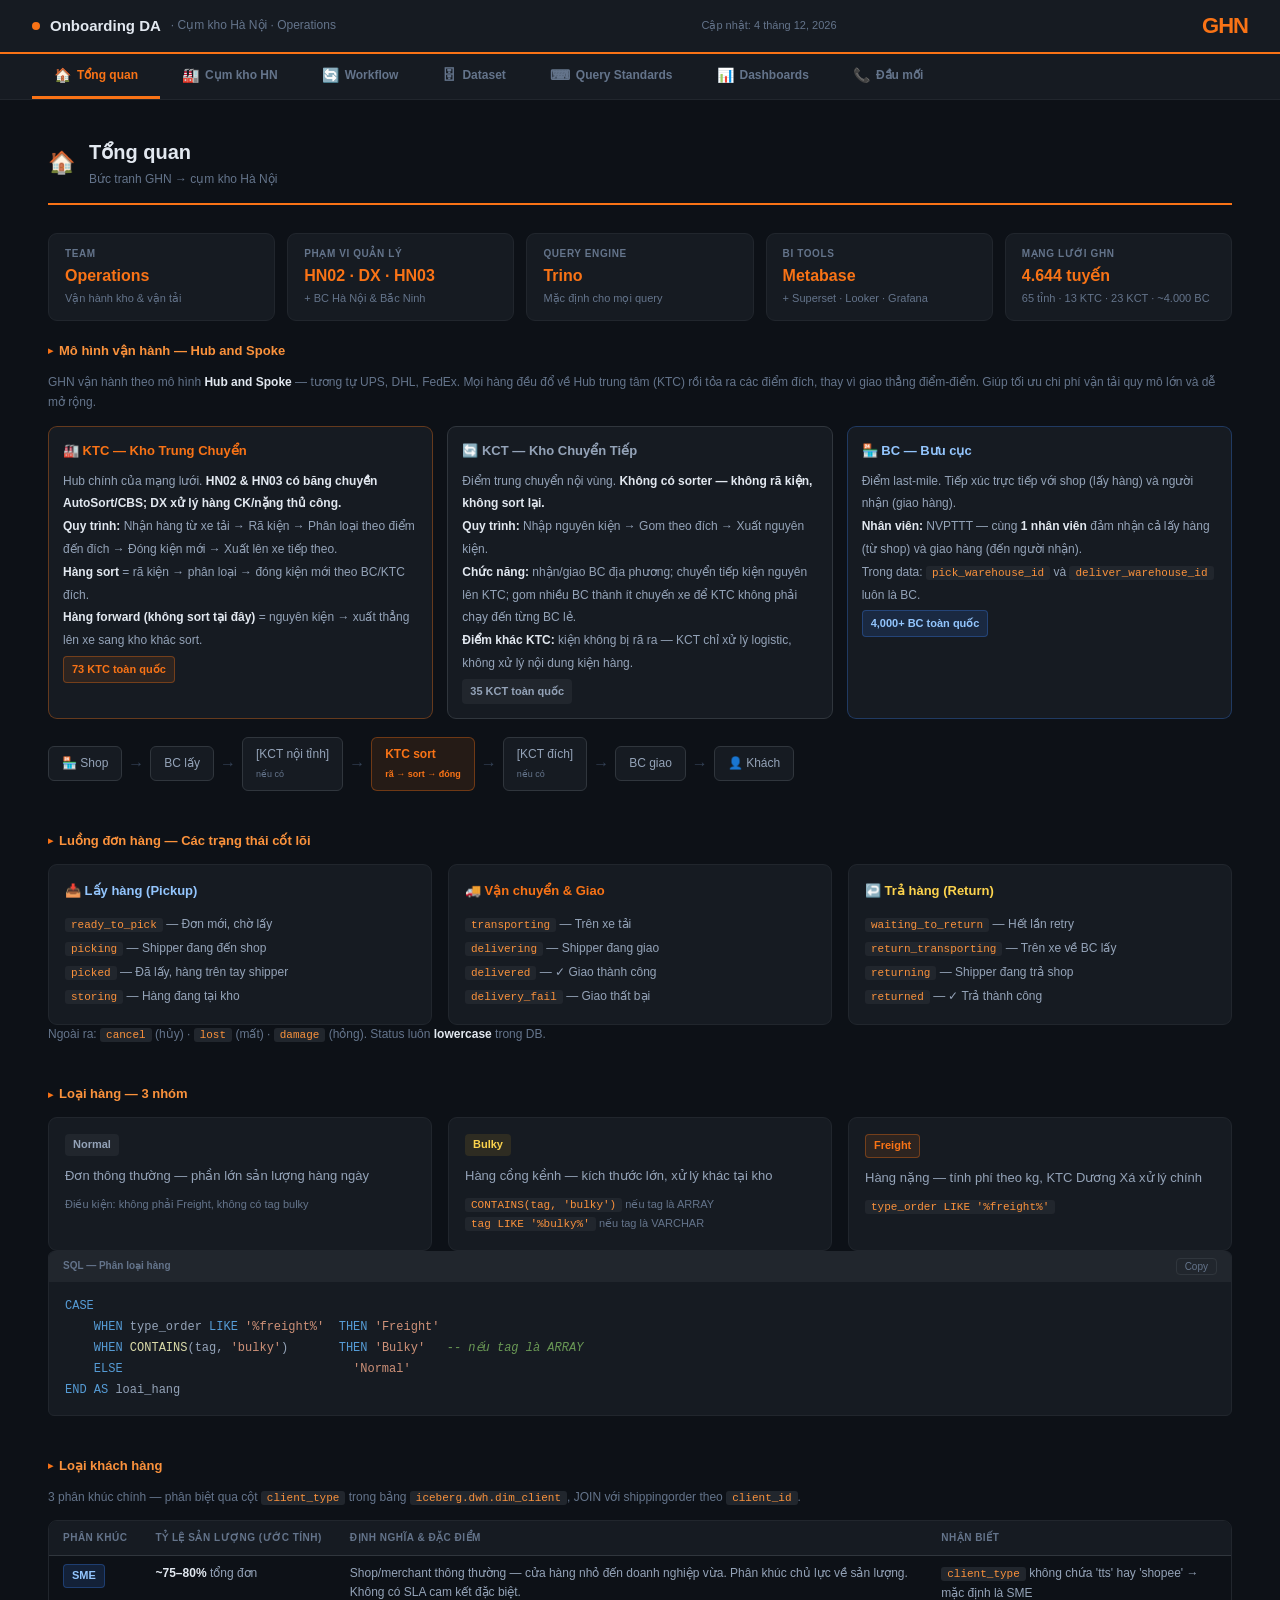
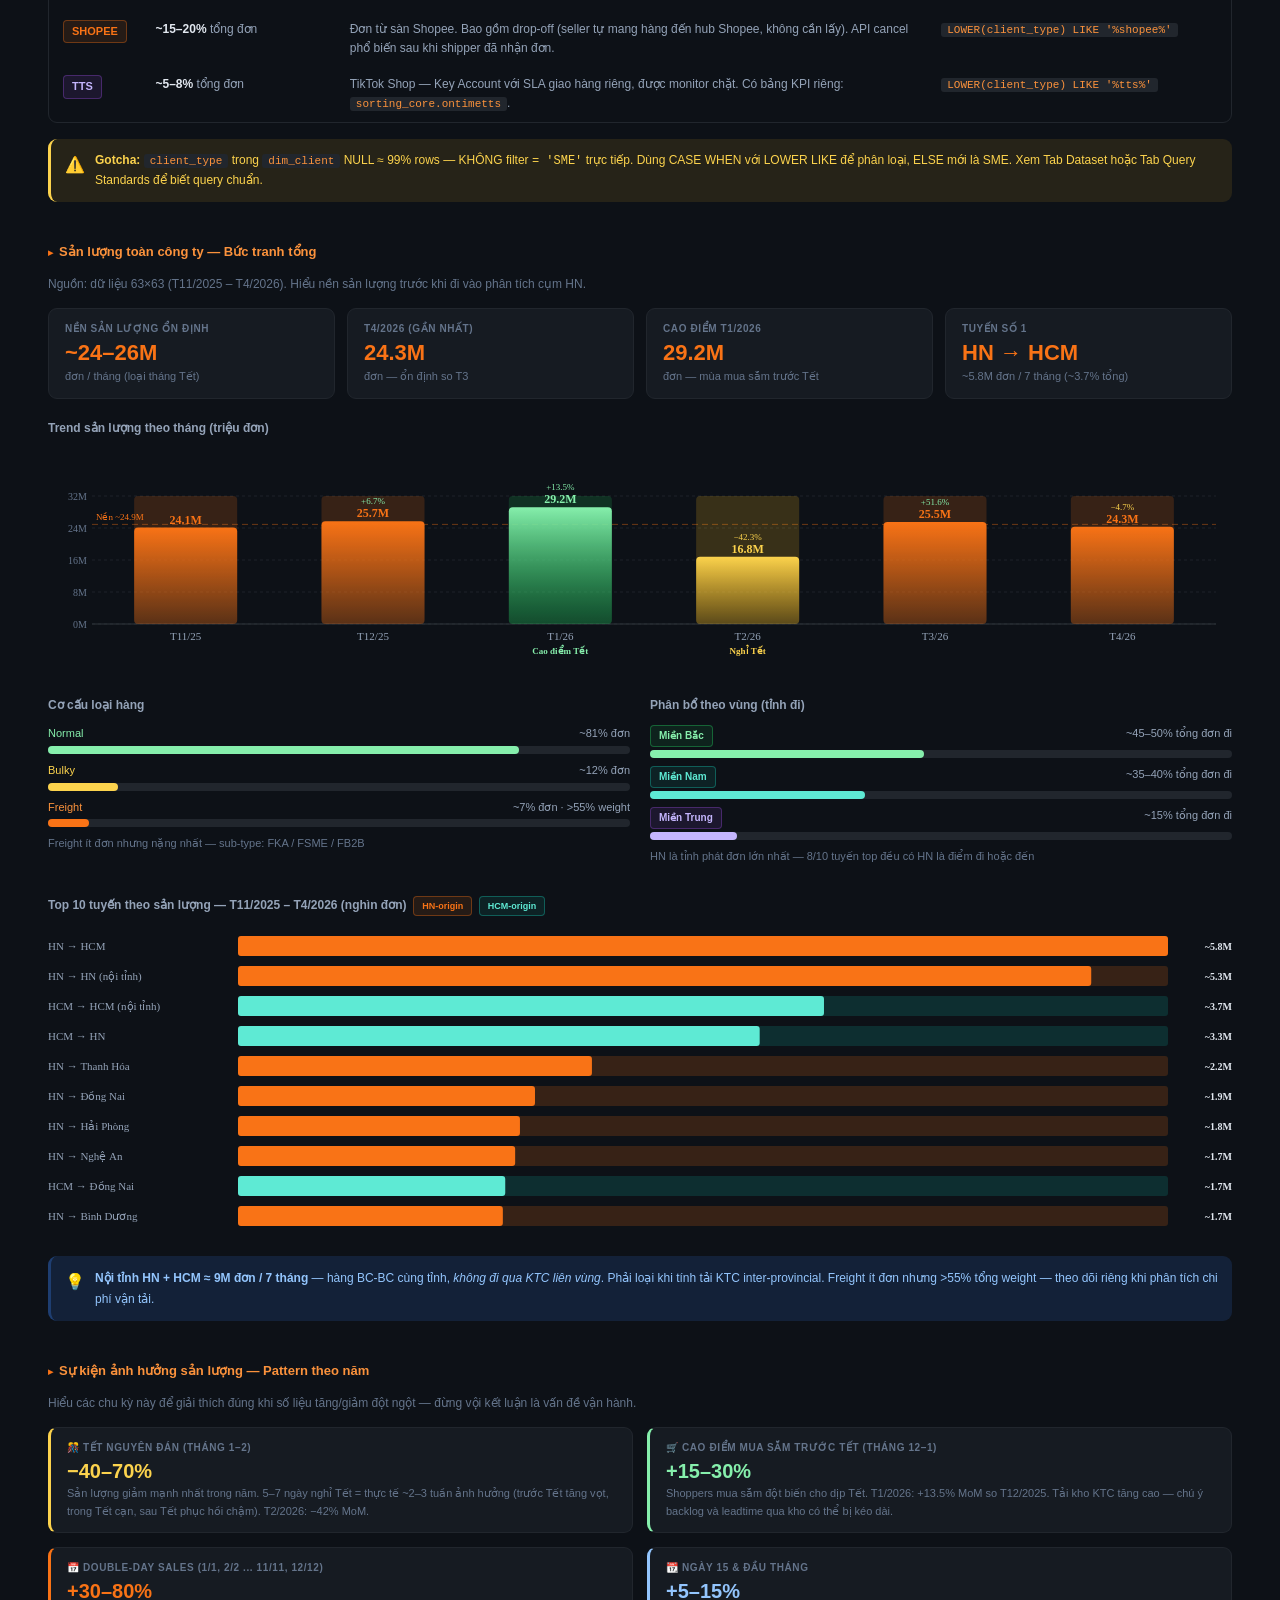
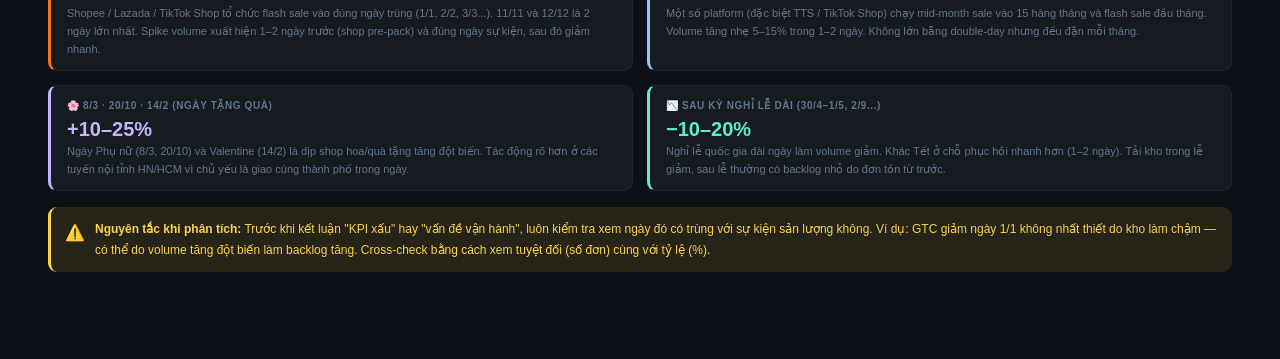
<file: html/onboarding/index.html>
<!DOCTYPE html>
<html lang="vi">
<head>
  <meta charset="UTF-8">
  <meta name="viewport" content="width=device-width, initial-scale=1.0">
  <title>Onboarding DA · Cụm kho Hà Nội · GHN</title>
  <link rel="stylesheet" href="style.css">
</head>
<body>

<nav class="navbar">
  <div class="navbar-brand">
    <span class="nav-dot"></span>
    Onboarding DA
    <span class="navbar-sub">· Cụm kho Hà Nội · Operations</span>
  </div>
  <div class="navbar-meta">Cập nhật: <span id="doc-date"></span></div>
  <div class="navbar-logo">GHN</div>
</nav>

<div class="tab-bar" id="tab-bar"></div>

<div class="tab-container">

<!-- ═══════════════════════════════════════════════════════
     TAB 1 — TỔNG QUAN
═══════════════════════════════════════════════════════ -->
<div id="tab-overview" class="tab-panel active">

  <div class="sec-hdr">
    <span class="sec-icon">🏠</span>
    <div><div class="sec-title">Tổng quan</div><div class="sec-sub">Bức tranh GHN → cụm kho Hà Nội</div></div>
  </div>

  <!-- Scope nhanh -->
  <div class="kpi-row">
    <div class="kpi-card"><div class="kpi-label">Team</div><div class="kpi-value" style="font-size:16px;line-height:1.3">Operations</div><div class="kpi-sub">Vận hành kho & vận tải</div></div>
    <div class="kpi-card"><div class="kpi-label">Phạm vi quản lý</div><div class="kpi-value" style="font-size:16px;line-height:1.3">HN02 · DX · HN03</div><div class="kpi-sub">+ BC Hà Nội & Bắc Ninh</div></div>
    <div class="kpi-card"><div class="kpi-label">Query engine</div><div class="kpi-value" style="font-size:16px;line-height:1.3">Trino</div><div class="kpi-sub">Mặc định cho mọi query</div></div>
    <div class="kpi-card"><div class="kpi-label">BI Tools</div><div class="kpi-value" style="font-size:16px;line-height:1.3">Metabase</div><div class="kpi-sub">+ Superset · Looker · Grafana</div></div>
    <div class="kpi-card"><div class="kpi-label">Mạng lưới GHN</div><div class="kpi-value" style="font-size:16px;line-height:1.3">4.644 tuyến</div><div class="kpi-sub">65 tỉnh · 13 KTC · 23 KCT · ~4.000 BC</div></div>
  </div>

  <div class="sub">
    <div class="sub-title">Mô hình vận hành — Hub and Spoke</div>
    <p style="font-size:12px;color:var(--text-mute);margin-bottom:14px">GHN vận hành theo mô hình <strong>Hub and Spoke</strong> — tương tự UPS, DHL, FedEx. Mọi hàng đều đổ về Hub trung tâm (KTC) rồi tỏa ra các điểm đích, thay vì giao thẳng điểm-điểm. Giúp tối ưu chi phí vận tải quy mô lớn và dễ mở rộng.</p>

    <!-- 3 tầng kho -->
    <div class="grid-3" style="gap:14px;margin-bottom:18px">
      <div style="background:var(--surface);border:1px solid var(--orange-brd);border-radius:9px;padding:14px">
        <div style="font-size:13px;font-weight:700;color:var(--orange);margin-bottom:8px">🏭 KTC — Kho Trung Chuyển</div>
        <div style="font-size:12px;color:var(--text-sec);line-height:1.9">
          Hub chính của mạng lưới. <strong>HN02 &amp; HN03 có băng chuyền AutoSort/CBS; DX xử lý hàng CK/nặng thủ công.</strong><br>
          <strong>Quy trình:</strong> Nhận hàng từ xe tải → Rã kiện → Phân loại theo điểm đến đích → Đóng kiện mới → Xuất lên xe tiếp theo.<br>
          <strong>Hàng sort</strong> = rã kiện → phân loại → đóng kiện mới theo BC/KTC đích.<br>
          <strong>Hàng forward (không sort tại đây)</strong> = nguyên kiện → xuất thẳng lên xe sang kho khác sort.<br>
          <span class="badge b-orange" style="margin-top:4px">73 KTC toàn quốc</span>
        </div>
      </div>
      <div style="background:var(--surface);border:1px solid var(--border);border-radius:9px;padding:14px">
        <div style="font-size:13px;font-weight:700;color:var(--text-sec);margin-bottom:8px">🔄 KCT — Kho Chuyển Tiếp</div>
        <div style="font-size:12px;color:var(--text-sec);line-height:1.9">
          Điểm trung chuyển nội vùng. <strong>Không có sorter — không rã kiện, không sort lại.</strong><br>
          <strong>Quy trình:</strong> Nhập nguyên kiện → Gom theo đích → Xuất nguyên kiện.<br>
          <strong>Chức năng:</strong> nhận/giao BC địa phương; chuyển tiếp kiện nguyên lên KTC; gom nhiều BC thành ít chuyến xe để KTC không phải chạy đến từng BC lẻ.<br>
          <strong>Điểm khác KTC:</strong> kiện không bị rã ra — KCT chỉ xử lý logistic, không xử lý nội dung kiện hàng.<br>
          <span class="badge b-mute" style="margin-top:4px">35 KCT toàn quốc</span>
        </div>
      </div>
      <div style="background:var(--surface);border:1px solid var(--blue-brd);border-radius:9px;padding:14px">
        <div style="font-size:13px;font-weight:700;color:var(--blue-text);margin-bottom:8px">🏪 BC — Bưu cục</div>
        <div style="font-size:12px;color:var(--text-sec);line-height:1.9">
          Điểm last-mile. Tiếp xúc trực tiếp với shop (lấy hàng) và người nhận (giao hàng).<br>
          <strong>Nhân viên:</strong> NVPTTT — cùng <strong>1 nhân viên</strong> đảm nhận cả lấy hàng (từ shop) và giao hàng (đến người nhận).<br>
          Trong data: <code class="inline">pick_warehouse_id</code> và <code class="inline">deliver_warehouse_id</code> luôn là BC.<br>
          <span class="badge b-blue" style="margin-top:4px">4,000+ BC toàn quốc</span>
        </div>
      </div>
    </div>

    <!-- Flow chuẩn -->
    <div class="flow" style="margin-bottom:14px">
      <div class="flow-node">🏪 Shop</div><div class="flow-arrow">→</div>
      <div class="flow-node">BC lấy</div><div class="flow-arrow">→</div>
      <div class="flow-node">[KCT nội tỉnh]<br><span style="font-size:9px;color:var(--text-mute)">nếu có</span></div><div class="flow-arrow">→</div>
      <div class="flow-node hi">KTC sort<br><span style="font-size:9px">rã → sort → đóng</span></div><div class="flow-arrow">→</div>
      <div class="flow-node">[KCT đích]<br><span style="font-size:9px;color:var(--text-mute)">nếu có</span></div><div class="flow-arrow">→</div>
      <div class="flow-node">BC giao</div><div class="flow-arrow">→</div>
      <div class="flow-node">👤 Khách</div>
    </div>

  </div>

  <div class="sub">
    <div class="sub-title">Luồng đơn hàng — Các trạng thái cốt lõi</div>
    <div class="grid-3">
      <div class="card">
        <div class="card-title" style="color:var(--blue-text)">📥 Lấy hàng (Pickup)</div>
        <div style="font-size:12px;color:var(--text-sec);line-height:2">
          <code class="inline">ready_to_pick</code> — Đơn mới, chờ lấy<br>
          <code class="inline">picking</code> — Shipper đang đến shop<br>
          <code class="inline">picked</code> — Đã lấy, hàng trên tay shipper<br>
          <code class="inline">storing</code> — Hàng đang tại kho
        </div>
      </div>
      <div class="card">
        <div class="card-title" style="color:var(--orange)">🚚 Vận chuyển & Giao</div>
        <div style="font-size:12px;color:var(--text-sec);line-height:2">
          <code class="inline">transporting</code> — Trên xe tải<br>
          <code class="inline">delivering</code> — Shipper đang giao<br>
          <code class="inline">delivered</code> — ✓ Giao thành công<br>
          <code class="inline">delivery_fail</code> — Giao thất bại
        </div>
      </div>
      <div class="card">
        <div class="card-title" style="color:var(--warn-text)">↩️ Trả hàng (Return)</div>
        <div style="font-size:12px;color:var(--text-sec);line-height:2">
          <code class="inline">waiting_to_return</code> — Hết lần retry<br>
          <code class="inline">return_transporting</code> — Trên xe về BC lấy<br>
          <code class="inline">returning</code> — Shipper đang trả shop<br>
          <code class="inline">returned</code> — ✓ Trả thành công
        </div>
      </div>
    </div>
    <p style="font-size:12px;color:var(--text-mute)">Ngoài ra: <code class="inline">cancel</code> (hủy) · <code class="inline">lost</code> (mất) · <code class="inline">damage</code> (hỏng). Status luôn <strong>lowercase</strong> trong DB.</p>
  </div>

  <div class="sub">
    <div class="sub-title">Loại hàng — 3 nhóm</div>
    <div class="grid-3">
      <div class="card">
        <div class="card-title"><span class="badge b-mute">Normal</span></div>
        <p>Đơn thông thường — phần lớn sản lượng hàng ngày</p>
        <div style="font-size:11px;color:var(--text-mute)">Điều kiện: không phải Freight, không có tag bulky</div>
      </div>
      <div class="card">
        <div class="card-title"><span class="badge b-warn">Bulky</span></div>
        <p>Hàng cồng kềnh — kích thước lớn, xử lý khác tại kho</p>
        <div style="font-size:11px;color:var(--text-mute)"><code class="inline">CONTAINS(tag, 'bulky')</code> nếu tag là ARRAY<br><code class="inline">tag LIKE '%bulky%'</code> nếu tag là VARCHAR</div>
      </div>
      <div class="card">
        <div class="card-title"><span class="badge b-orange">Freight</span></div>
        <p>Hàng nặng — tính phí theo kg, KTC Dương Xá xử lý chính</p>
        <div style="font-size:11px;color:var(--text-mute)"><code class="inline">type_order LIKE '%freight%'</code></div>
      </div>
    </div>
    <div class="code-block">
      <div class="code-hdr"><span>SQL — Phân loại hàng</span><button class="copy-btn">Copy</button></div>
      <pre><span class="kw">CASE</span>
    <span class="kw">WHEN</span> type_order <span class="kw">LIKE</span> <span class="str">'%freight%'</span>  <span class="kw">THEN</span> <span class="str">'Freight'</span>
    <span class="kw">WHEN</span> <span class="fn">CONTAINS</span>(tag, <span class="str">'bulky'</span>)       <span class="kw">THEN</span> <span class="str">'Bulky'</span>   <span class="cmt">-- nếu tag là ARRAY</span>
    <span class="kw">ELSE</span>                                <span class="str">'Normal'</span>
<span class="kw">END AS</span> loai_hang</pre>
    </div>
  </div>

  <div class="sub">
    <div class="sub-title">Loại khách hàng</div>
    <p style="font-size:12px;color:var(--text-mute);margin-bottom:12px">3 phân khúc chính — phân biệt qua cột <code class="inline">client_type</code> trong bảng <code class="inline">iceberg.dwh.dim_client</code>, JOIN với shippingorder theo <code class="inline">client_id</code>.</p>
    <div class="tbl-wrap">
      <table>
        <thead><tr><th>Phân khúc</th><th>Tỷ lệ sản lượng (ước tính)</th><th>Định nghĩa & Đặc điểm</th><th>Nhận biết</th></tr></thead>
        <tbody>
          <tr>
            <td><span class="badge b-blue">SME</span></td>
            <td><strong>~75–80%</strong> tổng đơn</td>
            <td>Shop/merchant thông thường — cửa hàng nhỏ đến doanh nghiệp vừa. Phân khúc chủ lực về sản lượng. Không có SLA cam kết đặc biệt.</td>
            <td><code class="inline">client_type</code> không chứa 'tts' hay 'shopee' → mặc định là SME</td>
          </tr>
          <tr>
            <td><span class="badge b-orange">SHOPEE</span></td>
            <td><strong>~15–20%</strong> tổng đơn</td>
            <td>Đơn từ sàn Shopee. Bao gồm drop-off (seller tự mang hàng đến hub Shopee, không cần lấy). API cancel phổ biến sau khi shipper đã nhận đơn.</td>
            <td><code class="inline">LOWER(client_type) LIKE '%shopee%'</code></td>
          </tr>
          <tr>
            <td><span class="badge b-purple">TTS</span></td>
            <td><strong>~5–8%</strong> tổng đơn</td>
            <td>TikTok Shop — Key Account với SLA giao hàng riêng, được monitor chặt. Có bảng KPI riêng: <code class="inline">sorting_core.ontimetts</code>.</td>
            <td><code class="inline">LOWER(client_type) LIKE '%tts%'</code></td>
          </tr>
        </tbody>
      </table>
    </div>
    <div class="callout warn" style="margin-top:10px">
      <span class="callout-icon">⚠️</span>
      <div style="font-size:12px"><strong>Gotcha:</strong> <code class="inline">client_type</code> trong <code class="inline">dim_client</code> NULL ≈ 99% rows — KHÔNG filter <code>=&nbsp;'SME'</code> trực tiếp. Dùng CASE WHEN với LOWER LIKE để phân loại, ELSE mới là SME. Xem Tab Dataset hoặc Tab Query Standards để biết query chuẩn.</div>
    </div>
  </div>

  <div class="sub">
    <div class="sub-title">Sản lượng toàn công ty — Bức tranh tổng</div>
    <p style="font-size:12px;color:var(--text-mute);margin-bottom:14px">Nguồn: dữ liệu 63×63 (T11/2025 – T4/2026). Hiểu nền sản lượng trước khi đi vào phân tích cụm HN.</p>

    <!-- KPI cards -->
    <div class="kpi-row" style="margin-bottom:20px">
      <div class="kpi-card"><div class="kpi-label">Nền sản lượng ổn định</div><div class="kpi-value">~24–26M</div><div class="kpi-sub">đơn / tháng (loại tháng Tết)</div></div>
      <div class="kpi-card"><div class="kpi-label">T4/2026 (gần nhất)</div><div class="kpi-value">24.3M</div><div class="kpi-sub">đơn — ổn định so T3</div></div>
      <div class="kpi-card"><div class="kpi-label">Cao điểm T1/2026</div><div class="kpi-value">29.2M</div><div class="kpi-sub">đơn — mùa mua sắm trước Tết</div></div>
      <div class="kpi-card"><div class="kpi-label">Tuyến số 1</div><div class="kpi-value">HN → HCM</div><div class="kpi-sub">~5.8M đơn / 7 tháng (~3.7% tổng)</div></div>
    </div>

    <!-- Chart 1: Monthly trend -->
    <div style="margin-bottom:28px">
      <div style="font-size:12px;font-weight:700;color:var(--text-sec);margin-bottom:10px">Trend sản lượng theo tháng (triệu đơn)</div>
      <canvas id="chart-monthly-trend" data-h="220" style="width:100%;display:block"></canvas>
    </div>

    <!-- Service mix — inline bars (CSS only) -->
    <div class="grid-2" style="gap:20px;margin-bottom:20px">
      <div>
        <div style="font-size:12px;font-weight:700;color:var(--text-sec);margin-bottom:10px">Cơ cấu loại hàng</div>
        <div style="display:flex;flex-direction:column;gap:8px">
          <div>
            <div style="display:flex;justify-content:space-between;margin-bottom:3px">
              <span style="font-size:11px;color:var(--green-text)">Normal</span>
              <span style="font-size:11px;color:var(--text-sec)">~81% đơn</span>
            </div>
            <div style="background:var(--elevated);border-radius:4px;height:8px">
              <div style="width:81%;background:#86efac;border-radius:4px;height:8px"></div>
            </div>
          </div>
          <div>
            <div style="display:flex;justify-content:space-between;margin-bottom:3px">
              <span style="font-size:11px;color:var(--warn-text)">Bulky</span>
              <span style="font-size:11px;color:var(--text-sec)">~12% đơn</span>
            </div>
            <div style="background:var(--elevated);border-radius:4px;height:8px">
              <div style="width:12%;background:#fcd34d;border-radius:4px;height:8px"></div>
            </div>
          </div>
          <div>
            <div style="display:flex;justify-content:space-between;margin-bottom:3px">
              <span style="font-size:11px;color:var(--orange-lt)">Freight</span>
              <span style="font-size:11px;color:var(--text-sec)">~7% đơn · &gt;55% weight</span>
            </div>
            <div style="background:var(--elevated);border-radius:4px;height:8px">
              <div style="width:7%;background:#f97316;border-radius:4px;height:8px"></div>
            </div>
          </div>
        </div>
        <p style="font-size:11px;color:var(--text-mute);margin-top:8px">Freight ít đơn nhưng nặng nhất — sub-type: FKA / FSME / FB2B</p>
      </div>

      <div>
        <div style="font-size:12px;font-weight:700;color:var(--text-sec);margin-bottom:10px">Phân bổ theo vùng (tỉnh đi)</div>
        <div style="display:flex;flex-direction:column;gap:8px">
          <div>
            <div style="display:flex;justify-content:space-between;margin-bottom:3px">
              <span class="badge b-green" style="font-size:10px">Miền Bắc</span>
              <span style="font-size:11px;color:var(--text-sec)">~45–50% tổng đơn đi</span>
            </div>
            <div style="background:var(--elevated);border-radius:4px;height:8px">
              <div style="width:47%;background:#86efac;border-radius:4px;height:8px"></div>
            </div>
          </div>
          <div>
            <div style="display:flex;justify-content:space-between;margin-bottom:3px">
              <span class="badge b-teal" style="font-size:10px">Miền Nam</span>
              <span style="font-size:11px;color:var(--text-sec)">~35–40% tổng đơn đi</span>
            </div>
            <div style="background:var(--elevated);border-radius:4px;height:8px">
              <div style="width:37%;background:#5eead4;border-radius:4px;height:8px"></div>
            </div>
          </div>
          <div>
            <div style="display:flex;justify-content:space-between;margin-bottom:3px">
              <span class="badge b-purple" style="font-size:10px">Miền Trung</span>
              <span style="font-size:11px;color:var(--text-sec)">~15% tổng đơn đi</span>
            </div>
            <div style="background:var(--elevated);border-radius:4px;height:8px">
              <div style="width:15%;background:#c4b5fd;border-radius:4px;height:8px"></div>
            </div>
          </div>
        </div>
        <p style="font-size:11px;color:var(--text-mute);margin-top:8px">HN là tỉnh phát đơn lớn nhất — 8/10 tuyến top đều có HN là điểm đi hoặc đến</p>
      </div>
    </div>

    <!-- Chart 2: Top routes -->
    <div style="margin-bottom:20px">
      <div style="font-size:12px;font-weight:700;color:var(--text-sec);margin-bottom:10px">
        Top 10 tuyến theo sản lượng — T11/2025 – T4/2026 (nghìn đơn)
        &nbsp;<span class="badge b-orange" style="font-size:9px;vertical-align:middle">HN-origin</span>
        &nbsp;<span class="badge b-teal" style="font-size:9px;vertical-align:middle">HCM-origin</span>
      </div>
      <canvas id="chart-top-routes" data-h="310" style="width:100%;display:block"></canvas>
    </div>

    <div class="callout info" style="margin-bottom:0">
      <span class="callout-icon">💡</span>
      <div style="font-size:12px;line-height:1.7">
        <strong>Nội tỉnh HN + HCM ≈ 9M đơn / 7 tháng</strong> — hàng BC-BC cùng tỉnh, <em>không đi qua KTC liên vùng</em>. Phải loại khi tính tải KTC inter-provincial. Freight ít đơn nhưng &gt;55% tổng weight — theo dõi riêng khi phân tích chi phí vận tải.
      </div>
    </div>
  </div>

  <!-- Events & seasonal patterns -->
  <div class="sub">
    <div class="sub-title">Sự kiện ảnh hưởng sản lượng — Pattern theo năm</div>
    <p style="font-size:12px;color:var(--text-mute);margin-bottom:14px">Hiểu các chu kỳ này để giải thích đúng khi số liệu tăng/giảm đột ngột — đừng vội kết luận là vấn đề vận hành.</p>

    <div class="grid-2" style="gap:14px;margin-bottom:16px">

      <div class="kpi-card" style="border-left:3px solid #fcd34d">
        <div class="kpi-label">🎊 Tết Nguyên Đán (tháng 1–2)</div>
        <div class="kpi-value" style="color:#fcd34d;font-size:20px">−40–70%</div>
        <div class="kpi-sub">Sản lượng giảm mạnh nhất trong năm. 5–7 ngày nghỉ Tết = thực tế ~2–3 tuần ảnh hưởng (trước Tết tăng vọt, trong Tết cạn, sau Tết phục hồi chậm). T2/2026: −42% MoM.</div>
      </div>

      <div class="kpi-card" style="border-left:3px solid #86efac">
        <div class="kpi-label">🛒 Cao điểm mua sắm trước Tết (tháng 12–1)</div>
        <div class="kpi-value" style="color:#86efac;font-size:20px">+15–30%</div>
        <div class="kpi-sub">Shoppers mua sắm đột biến cho dịp Tết. T1/2026: +13.5% MoM so T12/2025. Tải kho KTC tăng cao — chú ý backlog và leadtime qua kho có thể bị kéo dài.</div>
      </div>

      <div class="kpi-card" style="border-left:3px solid #f97316">
        <div class="kpi-label">📅 Double-day sales (1/1, 2/2 ... 11/11, 12/12)</div>
        <div class="kpi-value" style="color:#f97316;font-size:20px">+30–80%</div>
        <div class="kpi-sub">Shopee / Lazada / TikTok Shop tổ chức flash sale vào đúng ngày trùng (1/1, 2/2, 3/3...). 11/11 và 12/12 là 2 ngày lớn nhất. Spike volume xuất hiện 1–2 ngày trước (shop pre-pack) và đúng ngày sự kiện, sau đó giảm nhanh.</div>
      </div>

      <div class="kpi-card" style="border-left:3px solid #93c5fd">
        <div class="kpi-label">📆 Ngày 15 & đầu tháng</div>
        <div class="kpi-value" style="color:#93c5fd;font-size:20px">+5–15%</div>
        <div class="kpi-sub">Một số platform (đặc biệt TTS / TikTok Shop) chạy mid-month sale vào 15 hàng tháng và flash sale đầu tháng. Volume tăng nhẹ 5–15% trong 1–2 ngày. Không lớn bằng double-day nhưng đều đặn mỗi tháng.</div>
      </div>

      <div class="kpi-card" style="border-left:3px solid #c4b5fd">
        <div class="kpi-label">🌸 8/3 · 20/10 · 14/2 (ngày tặng quà)</div>
        <div class="kpi-value" style="color:#c4b5fd;font-size:20px">+10–25%</div>
        <div class="kpi-sub">Ngày Phụ nữ (8/3, 20/10) và Valentine (14/2) là dịp shop hoa/quà tặng tăng đột biến. Tác động rõ hơn ở các tuyến nội tỉnh HN/HCM vì chủ yếu là giao cùng thành phố trong ngày.</div>
      </div>

      <div class="kpi-card" style="border-left:3px solid #5eead4">
        <div class="kpi-label">📉 Sau kỳ nghỉ lễ dài (30/4–1/5, 2/9...)</div>
        <div class="kpi-value" style="color:#5eead4;font-size:20px">−10–20%</div>
        <div class="kpi-sub">Nghỉ lễ quốc gia dài ngày làm volume giảm. Khác Tết ở chỗ phục hồi nhanh hơn (1–2 ngày). Tải kho trong lễ giảm, sau lễ thường có backlog nhỏ do đơn tồn từ trước.</div>
      </div>

    </div>

    <div class="callout warn">
      <span class="callout-icon">⚠️</span>
      <div style="font-size:12px;line-height:1.7">
        <strong>Nguyên tắc khi phân tích:</strong> Trước khi kết luận "KPI xấu" hay "vấn đề vận hành", luôn kiểm tra xem ngày đó có trùng với sự kiện sản lượng không. Ví dụ: GTC giảm ngày 1/1 không nhất thiết do kho làm chậm — có thể do volume tăng đột biến làm backlog tăng. Cross-check bằng cách xem tuyệt đối (số đơn) cùng với tỷ lệ (%).
      </div>
    </div>
  </div>


</div><!-- /tab-overview -->

<!-- ═══════════════════════════════════════════════════════
     TAB 2 — CỤM KHO HÀ NỘI
═══════════════════════════════════════════════════════ -->
<div id="tab-hanoi" class="tab-panel">

  <div class="sec-hdr">
    <span class="sec-icon">🏭</span>
    <div><div class="sec-title">Cụm kho Hà Nội</div><div class="sec-sub">HN02 · Dương Xá · HN03 · BC Hà Nội & Bắc Ninh</div></div>
  </div>

  <div class="sub">
    <div class="sub-title">3 KTC trực tiếp quản lý</div>
    <div class="grid-3">
      <!-- HN02 -->
      <div class="hub-card" style="border-color:var(--orange-brd)">
        <div class="hub-card-head">
          <div class="hub-alias">HN02</div>
          <div>
            <div class="hub-name">KTC Hà Nội 02</div>
            <div class="hub-id">warehouse_id: <code class="inline">1121</code> · Region: HNO</div>
          </div>
        </div>
        <div class="tbl-wrap" style="margin:0">
          <table>
            <tr><td style="color:var(--text-mute);font-size:11px;width:110px">Sort prefix</td><td><code>A</code> và <code>C</code> (cả hai đều sort tại đây)</td></tr>
            <tr><td style="color:var(--text-mute);font-size:11px">Cơ cấu hàng</td><td>Normal <strong>90%</strong> · Bulky 6% · Freight 4%</td></tr>
            <tr><td style="color:var(--text-mute);font-size:11px">Vị trí</td><td>KCN Đài Tư, Long Biên, Hà Nội</td></tr>
            <tr><td style="color:var(--text-mute);font-size:11px">Nhập TB/giờ</td><td><strong>~16.576</strong> kiện · Peak: giờ 22 (~51.387)</td></tr>
            <tr><td style="color:var(--text-mute);font-size:11px">Sort TB/giờ</td><td><strong>~8.500</strong> kiện (Unpack/Pack)</td></tr>
            <tr><td style="color:var(--text-mute);font-size:11px">Export TB/giờ</td><td><strong>~16.610</strong> kiện · Peak: giờ 3 (~48.856)</td></tr>
            <tr><td style="color:var(--text-mute);font-size:11px">Top tuyến</td><td>Nội HN · HN↔HCM · HN→Thanh Hóa · HN→Hải Phòng · HN→Nghệ An</td></tr>
          </table>
        </div>
        <div class="callout warn" style="margin:0">
          <span class="callout-icon">⚠️</span>
          <div style="font-size:11px"><strong>Mã C split giữa HN02 và HY01</strong> từ T4/2026. HN02 sort mã C cho BC lấy vùng Hà Nội/Tây Bắc; HY01 sort mã C cho BC vùng Hưng Yên/Hải Dương/đồng bằng phía đông. Tính sản lượng sort mã C phải phân tách theo <code>pick_warehouse_id</code>.</div>
        </div>
      </div>
      <!-- Dương Xá -->
      <div class="hub-card" style="border-color:var(--teal-brd)">
        <div class="hub-card-head">
          <div class="hub-alias" style="color:var(--teal-text)">DX</div>
          <div>
            <div class="hub-name">KTC Dương Xá</div>
            <div class="hub-id">warehouse_id: <code class="inline">21513000</code> · Sort prefix: <code>B</code></div>
          </div>
        </div>
        <div class="tbl-wrap" style="margin:0">
          <table>
            <tr><td style="color:var(--text-mute);font-size:11px;width:110px">Cơ cấu hàng</td><td>Bulky <strong>60%</strong> · Freight <strong>29%</strong> · Normal 10%</td></tr>
            <tr><td style="color:var(--text-mute);font-size:11px">Sorting</td><td>Không có CBS/băng chuyền — xếp/dỡ <strong>thủ công</strong> theo tuyến</td></tr>
            <tr><td style="color:var(--text-mute);font-size:11px">Vị trí</td><td>Dương Xá, Gia Lâm, Hà Nội</td></tr>
            <tr><td style="color:var(--text-mute);font-size:11px">Sản lượng</td><td>~315K đơn / tháng · tăng dần T3/2026 (đỉnh lịch sử)</td></tr>
            <tr><td style="color:var(--text-mute);font-size:11px">Top tuyến</td><td>HCM/Long An → HN (Bulky/Freight) · Nội HN CK · HN→Bắc Ninh/Hải Dương</td></tr>
          </table>
        </div>
        <div class="callout info" style="margin:0">
          <span class="callout-icon">💡</span>
          <div style="font-size:11px"><strong>DX là KTC chuyên hàng CK/nặng</strong> — không phải KCT. Không có băng chuyền. Mọi hàng vào DX đều được tính là <em>hàng sort</em> (dù không qua CBS) vì DX thực hiện phân loại và đóng kiện thủ công theo tuyến.</div>
        </div>
      </div>
      <!-- HN03 -->
      <div class="hub-card" style="border-color:var(--purple-brd)">
        <div class="hub-card-head">
          <div class="hub-alias" style="color:var(--purple-text)">HN03</div>
          <div>
            <div class="hub-name">KTC Hà Nội 03</div>
            <div class="hub-id">warehouse_id: <code class="inline">22487000</code> · Region: HNO</div>
          </div>
        </div>
        <div class="tbl-wrap" style="margin:0">
          <table>
            <tr><td style="color:var(--text-mute);font-size:11px;width:110px">Sort prefix</td><td><span class="badge b-warn">Cần xác nhận với Ops</span></td></tr>
            <tr><td style="color:var(--text-mute);font-size:11px">Cơ cấu hàng</td><td>Freight <strong>55%</strong> · Bulky 24% · Normal 21%</td></tr>
            <tr><td style="color:var(--text-mute);font-size:11px">Vị trí</td><td><strong>Đối diện KTC HN02</strong> — cùng KCN Đài Tư, Hà Nội</td></tr>
            <tr><td style="color:var(--text-mute);font-size:11px">Sản lượng</td><td>~30–38K đơn/tháng · Peak T11/2025: ~66K (11.11 sale)</td></tr>
            <tr><td style="color:var(--text-mute);font-size:11px">Hoạt động từ</td><td>T10/2025 (kho mới)</td></tr>
            <tr><td style="color:var(--text-mute);font-size:11px">Top tuyến</td><td>Nội HN Freight · HCM/Long An → HN Freight</td></tr>
          </table>
        </div>
        <div class="callout warn" style="margin:0">
          <span class="callout-icon">⚠️</span>
          <div style="font-size:11px"><strong>Sort prefix chưa xác nhận.</strong> Unpack rate &lt;3% cho thấy HN03 chủ yếu <em>tiếp nhận và chuyển tiếp</em> hàng Freight/Bulky — hành vi gần KCT hơn KTC. <strong>Không phải overflow của HN02</strong> (correlation r=0.27 — hai kho định tuyến độc lập).</div>
        </div>
      </div>
    </div>
  </div>

  <div class="sub">
    <div class="sub-title">HN02 — Năng suất xử lý theo khung giờ</div>
    <p style="font-size:12px;color:var(--text-mute);margin-bottom:12px">Dữ liệu trung bình theo giờ (số kiện). Giờ 22–23 là cao điểm nhập; giờ 3–4 là cao điểm xuất.</p>
    <div class="tbl-wrap">
      <table>
        <thead><tr><th>Khung giờ</th><th style="text-align:right">Nhập</th><th style="text-align:right">Unpack</th><th style="text-align:right">Pack</th><th style="text-align:right">Export</th></tr></thead>
        <tbody>
          <tr style="background:rgba(249,115,22,0.08)"><td><strong>21h</strong></td><td style="text-align:right">48.485</td><td style="text-align:right">19.325</td><td style="text-align:right">18.688</td><td style="text-align:right">29.491</td></tr>
          <tr style="background:rgba(249,115,22,0.12)"><td><strong>22h</strong> ⬆️ peak nhập</td><td style="text-align:right">51.387</td><td style="text-align:right">21.393</td><td style="text-align:right">21.142</td><td style="text-align:right">28.435</td></tr>
          <tr style="background:rgba(249,115,22,0.08)"><td><strong>23h</strong></td><td style="text-align:right">42.964</td><td style="text-align:right">21.808</td><td style="text-align:right">21.639</td><td style="text-align:right">39.244</td></tr>
          <tr><td><strong>0h</strong></td><td style="text-align:right">22.143</td><td style="text-align:right">21.070</td><td style="text-align:right">20.406</td><td style="text-align:right">33.698</td></tr>
          <tr><td><strong>1h</strong></td><td style="text-align:right">11.823</td><td style="text-align:right">12.420</td><td style="text-align:right">12.549</td><td style="text-align:right">22.723</td></tr>
          <tr><td><strong>2h</strong></td><td style="text-align:right">9.127</td><td style="text-align:right">10.016</td><td style="text-align:right">10.286</td><td style="text-align:right">19.154</td></tr>
          <tr style="background:rgba(93,234,212,0.08)"><td><strong>3h</strong> ⬆️ peak xuất</td><td style="text-align:right">5.582</td><td style="text-align:right">4.526</td><td style="text-align:right">4.661</td><td style="text-align:right">48.856</td></tr>
          <tr><td><strong>4h</strong></td><td style="text-align:right">7.486</td><td style="text-align:right">5.975</td><td style="text-align:right">6.038</td><td style="text-align:right">20.786</td></tr>
          <tr><td>5h–6h</td><td style="text-align:right">4.654 – 4.428</td><td style="text-align:right">4.386 – 3.115</td><td style="text-align:right">4.525 – 3.256</td><td style="text-align:right">11.818 – 16.433</td></tr>
          <tr><td>7h–12h</td><td style="text-align:right;color:var(--text-mute)">3.341 – 11.834</td><td style="text-align:right;color:var(--text-mute)">1.112 – 7.402</td><td style="text-align:right;color:var(--text-mute)">1.179 – 7.482</td><td style="text-align:right;color:var(--text-mute)">1.877 – 23.391</td></tr>
          <tr><td>13h–20h</td><td style="text-align:right;color:var(--text-mute)">9.605 – 25.759</td><td style="text-align:right;color:var(--text-mute)">459 – 8.793</td><td style="text-align:right;color:var(--text-mute)">458 – 8.733</td><td style="text-align:right;color:var(--text-mute)">3.825 – 15.178</td></tr>
          <tr style="background:rgba(99,102,241,0.08);font-weight:700"><td>Trung bình / giờ</td><td style="text-align:right">16.576</td><td style="text-align:right">8.555</td><td style="text-align:right">8.504</td><td style="text-align:right">16.610</td></tr>
        </tbody>
      </table>
    </div>
    <div class="callout info" style="margin-top:10px">
      <span class="callout-icon">💡</span>
      <div style="font-size:12px;line-height:1.7"><strong>Nhận xét:</strong> Ca đêm (21h–4h) là cao điểm xử lý chính — nhập đỉnh lúc 22h, sort peak 22h–0h, xuất đỉnh 3h. Ban ngày (7h–18h) nhập thấp hơn nhưng vẫn có xuất lẻ (đặc biệt 11h ~23K). Sort TB ~8.500/giờ so với nhập TB ~16.576/giờ phản ánh bottleneck khi hàng lên băng chuyền.</div>
    </div>
  </div>

  <div class="sub">
    <div class="sub-title">Phân biệt Hàng Sort vs Hàng Forward — quan trọng nhất</div>
    <p>Logic cốt lõi khi tính throughput KTC. <strong>Hàng sort</strong> = KTC xử lý, phân loại thực sự. <strong>Hàng forward</strong> = chỉ transit qua, không sort tại đây.</p>
    <div class="code-block">
      <div class="code-hdr"><span>SQL — dieu_kien_nhom (cụm HN)</span><button class="copy-btn">Copy</button></div>
      <pre><span class="kw">CASE</span>
    <span class="cmt">-- Dương Xá: hàng CK/nặng — không qua băng chuyền, không check prefix</span>
    <span class="kw">WHEN</span> warehouse_id = <span class="num">21513000</span>
        <span class="kw">THEN</span> <span class="str">'Hàng sort'</span>  <span class="cmt">-- tính sản lượng sort (dù không có CBS)</span>
    <span class="cmt">-- HN02: chỉ prefix A sort tại đây (prefix C đã forward sang HY01)</span>
    <span class="kw">WHEN</span> warehouse_id = <span class="num">1121</span>
        <span class="kw">AND</span> <span class="fn">REGEXP_EXTRACT</span>(route_code, <span class="str">'^([A-Z]+)'</span>) = <span class="str">'A'</span>
        <span class="kw">THEN</span> <span class="str">'Hàng sort'</span>
    <span class="cmt">-- HN03: xác nhận thêm prefix với Ops trước khi dùng</span>
    <span class="kw">WHEN</span> warehouse_id = <span class="num">22487000</span>
        <span class="kw">AND</span> <span class="fn">REGEXP_EXTRACT</span>(route_code, <span class="str">'^([A-Z]+)'</span>) <span class="kw">IN</span> (<span class="str">'??'</span>) <span class="cmt">-- TODO: xác nhận prefix</span>
        <span class="kw">THEN</span> <span class="str">'Hàng sort'</span>
    <span class="kw">ELSE</span> <span class="str">'Hàng forward'</span>
<span class="kw">END AS</span> dieu_kien_nhom</pre>
    </div>
  </div>

  <div class="sub">
    <div class="sub-title">Sort Manual vs AutoSorting</div>
    <div class="code-block">
      <div class="code-hdr"><span>SQL — Phân loại sort</span><button class="copy-btn">Copy</button></div>
      <pre><span class="kw">CASE</span>
    <span class="kw">WHEN</span> user_id <span class="kw">LIKE</span> <span class="str">'%AUTOSORT%'</span> <span class="kw">OR</span> user_id <span class="kw">LIKE</span> <span class="str">'%WCS%'</span>
    <span class="kw">THEN</span> <span class="str">'AutoSorting'</span>   <span class="cmt">-- WCS = Warehouse Control System (băng chuyền)</span>
    <span class="kw">ELSE</span> <span class="str">'Manual'</span>
<span class="kw">END AS</span> loai_sort</pre>
    </div>
  </div>

  <div class="sub">
    <div class="sub-title">Leadtime qua kho — 5 mốc thời gian</div>
    <div class="flow" style="flex-wrap:wrap;gap:4px">
      <div class="flow-node" style="border-color:var(--teal-brd);color:var(--teal-text)">🚛 check-in<br><small>Xe vào cổng</small></div>
      <div style="display:flex;flex-direction:column;align-items:center;justify-content:center;gap:1px"><div class="flow-arrow" style="margin:0">→</div><small style="font-size:9px;color:var(--teal-text)">Chờ nhập</small></div>
      <div class="flow-node hi">📥 receive_time<br><small>Scan kiện đầu tiên</small></div>
      <div style="display:flex;flex-direction:column;align-items:center;justify-content:center;gap:1px"><div class="flow-arrow" style="margin:0">→</div><small style="font-size:9px;color:var(--orange)">Chờ rã</small></div>
      <div class="flow-node">🔓 unpack_time<br><small>Rã kiện</small></div>
      <div style="display:flex;flex-direction:column;align-items:center;justify-content:center;gap:1px"><div class="flow-arrow" style="margin:0">→</div><small style="font-size:9px;color:var(--warn-text)">Chờ sort</small></div>
      <div class="flow-node">📦 pack_time<br><small>Đóng kiện</small></div>
      <div style="display:flex;flex-direction:column;align-items:center;justify-content:center;gap:1px"><div class="flow-arrow" style="margin:0">→</div><small style="font-size:9px;color:var(--blue-text)">Chờ xuất</small></div>
      <div class="flow-node hi">📤 export_time<br><small>Xe xuất kho</small></div>
    </div>
    <div class="tbl-wrap">
      <table>
        <thead><tr><th>Giai đoạn</th><th>Logic</th><th>Công thức (phút)</th></tr></thead>
        <tbody>
          <tr>
            <td><span class="badge b-teal">Chờ nhập</span></td>
            <td>Từ lúc xe check-in tại cổng kho → kiện hàng đầu tiên được scan vào hệ thống. Phản ánh tốc độ tiếp nhận xe, mở cửa, bắt đầu dỡ hàng.</td>
            <td><code>check_in → receive_time</code></td>
          </tr>
          <tr>
            <td><span class="badge b-orange">Chờ rã kiện</span></td>
            <td>Từ lúc scan nhập → rã kiện ra. Phản ánh tốc độ dỡ hàng và đưa lên băng chuyền (hoặc bàn rã thủ công).</td>
            <td><code>DATE_DIFF('minute', receive_time, unpack_time)</code></td>
          </tr>
          <tr>
            <td><span class="badge b-warn">Chờ sort / đóng</span></td>
            <td>Từ lúc rã kiện → đóng kiện mới. Phản ánh tốc độ băng chuyền sort và bước đóng gói theo tuyến đích.</td>
            <td><code>DATE_DIFF('minute', unpack_time, pack_time)</code></td>
          </tr>
          <tr>
            <td><span class="badge b-blue">Chờ xuất</span></td>
            <td>Từ lúc đóng kiện xong → kiện được tải lên xe xuất. Phản ánh thời gian chờ xe / lịch lên hàng. Thường dài nếu xe chưa đến hoặc chưa đủ tải.</td>
            <td><code>DATE_DIFF('minute', pack_time, export_time)</code></td>
          </tr>
          <tr style="background:rgba(134,239,172,0.06)">
            <td><span class="badge b-green">Tổng qua kho</span></td>
            <td>Toàn bộ thời gian từ nhập → xuất. KPI tổng hợp nhất cho hiệu suất kho. Bằng tổng 3 giai đoạn trên (không tính Chờ nhập).</td>
            <td><code>DATE_DIFF('minute', receive_time, export_time)</code></td>
          </tr>
        </tbody>
      </table>
    </div>
  </div>

  <div class="sub">
    <div class="sub-title">ngay_theo_ca — Ngày theo ca (không phải ngày thực)</div>
    <div class="callout warn">
      <span class="callout-icon">⚠️</span>
      <div>Hàng xử lý từ <strong>0:00–6:00 sáng</strong> được tính vào <strong>ngày hôm trước</strong> (ca đêm hôm trước). Dùng <code class="inline">DATE(action_time)</code> thẳng sẽ bị lệch ngày cho ca đêm. Cột <code class="inline">ngay_theo_ca</code> trong truck_north là <strong>VARCHAR</strong> — không dùng date_format(), dùng <code class="inline">SUBSTR(col, 1, 7)</code> để lấy tháng.</div>
    </div>
    <div class="code-block">
      <div class="code-hdr"><span>SQL — ngay_theo_ca</span><button class="copy-btn">Copy</button></div>
      <pre><span class="kw">CASE</span>
    <span class="cmt">-- KTC DX ca đêm kết thúc trước 7h (sớm hơn các kho khác)</span>
    <span class="kw">WHEN</span> warehouse_id = <span class="num">21513000</span> <span class="kw">AND</span> <span class="fn">HOUR</span>(action_time) <span class="kw">BETWEEN</span> 0 <span class="kw">AND</span> 7
        <span class="kw">THEN</span> <span class="fn">DATE</span>(action_time) - <span class="kw">INTERVAL</span> <span class="str">'1'</span> <span class="kw">DAY</span>
    <span class="cmt">-- Các kho còn lại: ca đêm 0:00–6:00</span>
    <span class="kw">WHEN</span> <span class="fn">HOUR</span>(action_time) <span class="kw">BETWEEN</span> 0 <span class="kw">AND</span> 6
        <span class="kw">THEN</span> <span class="fn">DATE</span>(action_time) - <span class="kw">INTERVAL</span> <span class="str">'1'</span> <span class="kw">DAY</span>
    <span class="kw">ELSE</span> <span class="fn">DATE</span>(action_time)
<span class="kw">END AS</span> ngay_theo_ca</pre>
    </div>
  </div>

  <div class="sub">
    <div class="sub-title">Phạm vi BC quản lý — Hà Nội & Bắc Ninh</div>
    <div class="grid-2">
      <div class="card">
        <div class="card-title">BC Hà Nội</div>
        <p style="font-size:12px">Toàn bộ bưu cục có <code class="inline">province_name = 'Hà Nội'</code> trong dim_warehouse. Lấy/giao nội thành Hà Nội, feed về các KTC cụm HN.</p>
        <div style="font-size:11px;color:var(--text-mute)">Filter: <code class="inline">WHERE province_name = 'Hà Nội' AND warehouse_type = 'BC'</code></div>
      </div>
      <div class="card">
        <div class="card-title">BC Bắc Ninh</div>
        <p style="font-size:12px">Bưu cục tỉnh Bắc Ninh. Khu vực công nghiệp lớn (Samsung, VSIP...) — volume cao. Feed về KTC qua KCT Bắc Ninh (<code class="inline">20409000</code>).</p>
        <div style="font-size:11px;color:var(--text-mute)">Filter: <code class="inline">WHERE province_name = 'Bắc Ninh' AND warehouse_type = 'BC'</code></div>
      </div>
    </div>
  </div>

  <div class="sub">
    <div class="sub-title">Lane Type — Phân loại tuyến xe</div>
    <div class="tbl-wrap">
      <table>
        <thead><tr><th>Lane</th><th>Điều kiện</th><th>Ví dụ</th></tr></thead>
        <tbody>
          <tr><td><span class="badge b-red">FTL</span></td><td><code>stoppoint_name LIKE '%FTL%'</code></td><td>Full Truck Load</td></tr>
          <tr><td><span class="badge b-purple">Liên Vùng</span></td><td>≥2 KTC khác vùng hoặc qua cả HN + HCM</td><td>HN → Đà Nẵng → HCM</td></tr>
          <tr><td><span class="badge b-orange">Nội Thành</span></td><td>Chỉ 1 tỉnh là HN hoặc HCM</td><td>Nội thành Hà Nội</td></tr>
          <tr><td><span class="badge b-blue">Nội Tỉnh</span></td><td>Chỉ 1 tỉnh (không phải HN/HCM)</td><td>Nội tỉnh Bắc Ninh</td></tr>
          <tr><td><span class="badge b-teal">Nội Vùng</span></td><td>Nhiều tỉnh trong cùng vùng</td><td>HN → Bắc Ninh → Hải Dương</td></tr>
        </tbody>
      </table>
    </div>
  </div>

  <!-- Flow hàng A → Z -->
  <div class="sub">
    <div class="sub-title">Flow hàng đầu đến cuối — Đơn đi qua kho như thế nào?</div>
    <p style="font-size:12px;color:var(--text-mute);margin-bottom:16px">Hiểu đúng flow để biết đang đo leadtime ở giai đoạn nào và dữ liệu nào cần dùng.</p>

    <!-- Full flow diagram -->
    <div style="background:var(--surface);border:1px solid var(--border);border-radius:9px;padding:16px 20px;margin-bottom:16px;overflow-x:auto">
      <div style="font-size:11px;font-weight:700;color:var(--text-mute);margin-bottom:12px;letter-spacing:0.5px">FULL FLOW — HN02 (ví dụ đơn HN → TP.HCM)</div>
      <div style="display:flex;align-items:center;gap:0;flex-wrap:nowrap;min-width:860px">

        <div style="text-align:center;min-width:80px">
          <div style="font-size:18px">🏪</div>
          <div style="font-size:10px;color:var(--orange);font-weight:700;margin:3px 0">Shop tạo đơn</div>
          <div style="font-size:9px;color:var(--text-mute)">ready_to_pick</div>
        </div>
        <div style="color:var(--text-mute);font-size:10px;padding:0 4px;text-align:center">→<br><span style="color:var(--text-dim);font-size:9px">GTC lấy</span></div>

        <div style="text-align:center;min-width:80px">
          <div style="font-size:18px">🛵</div>
          <div style="font-size:10px;color:var(--orange);font-weight:700;margin:3px 0">BC lấy gốc</div>
          <div style="font-size:9px;color:var(--text-mute)">storing → transporting</div>
        </div>
        <div style="color:var(--text-mute);font-size:10px;padding:0 4px;text-align:center">→<br><span style="color:var(--text-dim);font-size:9px">Xe tuyến</span></div>

        <div style="text-align:center;min-width:100px;background:var(--elevated);border-radius:6px;padding:6px 8px;border:1px solid var(--orange-brd)">
          <div style="font-size:18px">🏭</div>
          <div style="font-size:10px;color:var(--orange);font-weight:700;margin:3px 0">KTC HN02<br>/ DX / HN03</div>
          <div style="font-size:9px;color:var(--text-mute)">storing (nhận kiện)</div>
          <div style="font-size:9px;color:var(--text-mute)">→ rã kiện → sort → đóng</div>
        </div>
        <div style="color:var(--text-mute);font-size:10px;padding:0 4px;text-align:center">→<br><span style="color:var(--text-dim);font-size:9px">Xe trục</span></div>

        <div style="text-align:center;min-width:90px;background:var(--elevated);border-radius:6px;padding:6px 8px;border:1px solid var(--border)">
          <div style="font-size:18px">🔄</div>
          <div style="font-size:10px;color:var(--text-sec);font-weight:700;margin:3px 0">KCT trung gian<br>(nếu có)</div>
          <div style="font-size:9px;color:var(--text-mute)">Kho Chuyển Tiếp</div>
          <div style="font-size:9px;color:var(--text-mute)">Không sort lại — chỉ chuyển kiện</div>
        </div>
        <div style="color:var(--text-mute);font-size:10px;padding:0 4px;text-align:center">→<br><span style="color:var(--text-dim);font-size:9px">Xe tuyến</span></div>

        <div style="text-align:center;min-width:100px;background:var(--elevated);border-radius:6px;padding:6px 8px;border:1px solid var(--teal-brd)">
          <div style="font-size:18px">🏭</div>
          <div style="font-size:10px;color:var(--teal-text);font-weight:700;margin:3px 0">KTC đích<br>(VD: HCM01)</div>
          <div style="font-size:9px;color:var(--text-mute)">Nhận → rã → sort → đóng</div>
          <div style="font-size:9px;color:var(--text-mute)">theo BC giao đích</div>
        </div>
        <div style="color:var(--text-mute);font-size:10px;padding:0 4px;text-align:center">→<br><span style="color:var(--text-dim);font-size:9px">Xe nội tỉnh</span></div>

        <div style="text-align:center;min-width:80px">
          <div style="font-size:18px">🏪</div>
          <div style="font-size:10px;color:var(--teal-text);font-weight:700;margin:3px 0">BC giao đích</div>
          <div style="font-size:9px;color:var(--text-mute)">storing → delivering</div>
        </div>
        <div style="color:var(--text-mute);font-size:10px;padding:0 4px;text-align:center">→<br><span style="color:var(--text-dim);font-size:9px">GTC giao</span></div>

        <div style="text-align:center;min-width:70px">
          <div style="font-size:18px">📦</div>
          <div style="font-size:10px;color:var(--green-text);font-weight:700;margin:3px 0">Người nhận</div>
          <div style="font-size:9px;color:var(--text-mute)">delivered ✓</div>
        </div>

      </div>
    </div>

    <!-- KTC vs KCT so sánh -->
    <div class="grid-2" style="gap:14px;margin-bottom:16px">
      <div style="background:var(--surface);border:1px solid var(--orange-brd);border-radius:9px;padding:14px">
        <div style="font-size:12px;font-weight:700;color:var(--orange);margin-bottom:8px">🏭 KTC — Kho Trung Chuyển (có sorter)</div>
        <ul style="font-size:12px;color:var(--text-sec);padding-left:16px;line-height:2">
          <li>HN02/HN03: có băng chuyền tự động (AutoSort/CBS)</li>
          <li>DX: <strong>không có CBS</strong> — hàng CK/nặng, xếp dỡ thủ công</li>
          <li>Nhận kiện → <strong>rã kiện</strong> → sort hàng → đóng kiện mới</li>
          <li>Hàng đi đúng chute theo sort_code (prefix A, HY...)</li>
          <li>KTC cụm HN: HN02 (1121) · DX (21513000) · HN03 (22487000)</li>
          <li>Đo được 5 mốc leadtime qua kho (xem bên dưới)</li>
        </ul>
      </div>
      <div style="background:var(--surface);border:1px solid var(--border);border-radius:9px;padding:14px">
        <div style="font-size:12px;font-weight:700;color:var(--text-sec);margin-bottom:8px">🔄 KCT — Kho Chuyển Tiếp (không sorter)</div>
        <ul style="font-size:12px;color:var(--text-sec);padding-left:16px;line-height:2">
          <li>Không có băng chuyền — chỉ giao nhận kiện nguyên</li>
          <li>Hàng <strong>không bị rã ra</strong> → không sort lại</li>
          <li>Vai trò: điểm trung chuyển trên tuyến dài</li>
          <li>Trong <code class="inline">dim_warehouse</code>: cùng <code>warehouse_type='KTC'</code> — phân biệt bằng tên: <code>LIKE 'kho chuyển tiếp%'</code></li>
          <li>Leadtime qua KCT ngắn hơn KTC (không có bước sort)</li>
        </ul>
      </div>
    </div>

    <!-- order_code vs package_code note -->
    <div class="callout info" style="margin-bottom:14px">
      <span class="callout-icon">📦</span>
      <div style="font-size:12px;line-height:1.7">
        <strong>order_code vs package_code:</strong> Một <strong>order_code</strong> = 1 đơn hàng (do shop tạo). Một <strong>package_code</strong> (kiện) có thể chứa nhiều order_code gom lại. Tại mỗi chặng, sau khi rã kiện cũ và đóng kiện mới, các order_code được gán sang package_code mới — nên 1 đơn sẽ có nhiều package_code khác nhau qua từng KTC. Trong bảng <code>inside_package_history</code>, đơn nhiều kiện có suffix <code>_1</code>, <code>_2</code> thêm vào order_code.
      </div>
    </div>

    <!-- Leadtime definitions -->
    <div style="font-size:12px;font-weight:700;color:var(--text-sec);margin-bottom:10px">⏱ Leadtime qua kho — 5 mốc đo đạc</div>
    <div class="tbl-wrap" style="margin-bottom:12px">
      <table>
        <thead><tr><th>Tên Leadtime</th><th>Từ mốc</th><th>Đến mốc</th><th>Ý nghĩa</th><th>Bảng dữ liệu</th></tr></thead>
        <tbody>
          <tr style="background:rgba(20,184,166,0.05)">
            <td><span class="badge b-teal">Chờ nhập</span></td>
            <td>xe check-in tại kho</td>
            <td>kiện hàng đầu tiên được scan nhập</td>
            <td>Thời gian từ lúc xe check-in tại cổng kho đến lúc kiện đầu tiên trên xe được scan vào hệ thống. Phản ánh tốc độ tiếp nhận xe, mở cửa, bắt đầu dỡ hàng.</td>
            <td><code>sorting_core.truck_north</code><br><small style="color:var(--text-mute)">(check-in time từ trip; first scan từ IPH)</small></td>
          </tr>
          <tr>
            <td><span class="badge b-orange">Chờ rã kiện</span></td>
            <td><code>receive_time</code></td>
            <td><code>unpack_time</code></td>
            <td>Thời gian từ lúc kiện được scan nhập kho đến lúc kiện được rã ra. Phản ánh tốc độ rã hàng tại kho.</td>
            <td><code>sorting_core.cho_ra</code><br><code>sorting_core.qua_kho</code></td>
          </tr>
          <tr>
            <td><span class="badge b-warn">Chờ sort / đóng</span></td>
            <td><code>unpack_time</code></td>
            <td><code>pack_time</code></td>
            <td>Thời gian từ rã kiện đến đóng kiện mới. Phản ánh tốc độ băng chuyền và bước sort hàng.</td>
            <td><code>sorting_core.cho_dong</code><br><code>sorting_core.qua_kho</code></td>
          </tr>
          <tr>
            <td><span class="badge b-blue">Chờ xuất</span></td>
            <td><code>pack_time</code></td>
            <td><code>export_time</code></td>
            <td>Thời gian từ đóng kiện xong đến lúc kiện được tải lên xe xuất. Phản ánh thời gian chờ xe / lịch lên hàng.</td>
            <td><code>sorting_core.cho_xuat_new</code><br><code>sorting_core.qua_kho</code></td>
          </tr>
          <tr>
            <td><span class="badge b-green">Tổng qua kho</span></td>
            <td><code>receive_time</code></td>
            <td><code>export_time</code></td>
            <td>Toàn bộ thời gian đơn nằm trong kho từ nhập đến xuất. KPI tổng hợp nhất cho hiệu suất kho. = Chờ rã + Chờ sort + Chờ xuất.</td>
            <td><code>sorting_core.qua_kho</code></td>
          </tr>
        </tbody>
      </table>
    </div>
    <div class="callout tip">
      <span class="callout-icon">💡</span>
      <div style="font-size:12px;line-height:1.7">
        <strong>Cách dùng bảng <code>sorting_core.qua_kho</code>:</strong> Bảng này tổng hợp đủ 4 mốc và 4 leadtime tính sẵn (đơn vị phút) cho từng đơn × từng kho. Là bảng duy nhất để phân tích toàn hành trình qua kho mà không cần tự join nhiều bảng. Filter theo <code>warehouse_id</code> để lấy đúng cụm HN.
      </div>
    </div>
  </div>

  <!-- Linehaul types -->
  <div class="sub">
    <div class="sub-title">Tuyến Linehaul từ/đến cụm HN — Phân loại tuyến</div>
    <p style="font-size:12px;color:var(--text-mute);margin-bottom:14px">Linehaul = vận tải đường dài giữa các điểm kho theo lịch cố định. Hiểu phân loại tuyến giúp phân tích chi phí, leadtime, và tải xe đúng.</p>
    <div class="tbl-wrap" style="margin-bottom:12px">
      <table>
        <thead><tr><th>Loại tuyến</th><th>Ví dụ cụm HN</th><th>Đặc điểm</th></tr></thead>
        <tbody>
          <tr>
            <td><span class="badge b-orange">KTC → KTC</span><br><span style="font-size:10px;color:var(--text-mute)">Liên vùng</span></td>
            <td>HN02 → HCM01 · HN02 → Đà Nẵng · DX → Nghệ An</td>
            <td>Xe trục đường dài — đi thẳng hoặc qua 1–2 điểm dừng trung gian. Lịch chạy cố định (giờ xuất phát). Đây là tuyến xương sống của mạng lưới.</td>
          </tr>
          <tr>
            <td><span class="badge b-blue">KTC → KCT</span><br><span style="font-size:10px;color:var(--text-mute)">Nội vùng</span></td>
            <td>HN02 → KCT Bắc Giang · HN02 → KCT Hải Dương</td>
            <td>Xe gom hàng tỉnh lân cận — thường nhỏ hơn xe trục. KCT nhận kiện nguyên từ HN02, rồi phân phối xuống BC địa phương.</td>
          </tr>
          <tr>
            <td><span class="badge b-green">KTC → BC</span><br><span style="font-size:10px;color:var(--text-mute)">Phân phối</span></td>
            <td>HN02 → BC Hoàng Mai · DX → BC Gia Lâm · HN03 → BC Đông Anh</td>
            <td>Xe phân phối xuống BC trong thành phố và tỉnh lân cận. Chạy sau khi sort xong, thường 2h–6h sáng. Khoảng cách ngắn, cần đúng giờ để BC kịp giao ban ngày.</td>
          </tr>
          <tr>
            <td><span class="badge b-teal">KCT → KTC đích</span><br><span style="font-size:10px;color:var(--text-mute)">Direct (tối ưu)</span></td>
            <td>KCT Bắc Ninh → KTC HCM (bỏ qua HN02)</td>
            <td>Tuyến tối ưu — KCT đi thẳng đến KTC cuối, cắt bỏ bước qua KTC đầu. Giảm leadtime và chi phí xếp/dỡ. Áp dụng khi sản lượng tuyến đủ lớn.</td>
          </tr>
        </tbody>
      </table>
    </div>
    <div class="callout info">
      <span class="callout-icon">💡</span>
      <div style="font-size:12px;line-height:1.7"><strong>Trong data:</strong> bảng <code class="inline">sorting_core.truck_north</code> lưu thông tin chuyến xe theo ngày ca (<code>ngay_theo_ca</code> là VARCHAR!). Bảng <code class="inline">iceberg.clean.parsed_transportation_history</code> lưu từng stop của chuyến — <code>hub = 'LHAN'</code> là chuyến thuộc vùng HN/HY.</div>
    </div>
  </div>

  <div class="sub">
    <div class="sub-title">Stop cost — Đơn vị tính chi phí xử lý kho</div>
    <p>Mỗi lần hàng qua kho tính phí theo <strong>stop</strong>. 1 stop = 4kg. Đơn dưới 4kg = 1 stop.</p>
    <div class="code-block">
      <div class="code-hdr"><span>SQL — Tính stop</span><button class="copy-btn">Copy</button></div>
      <pre>stop = <span class="kw">CASE</span>
    <span class="kw">WHEN</span> max_weight &lt; <span class="num">4000</span> <span class="kw">THEN</span> <span class="num">1</span>
    <span class="kw">ELSE</span> max_weight / <span class="num">4000.0</span>
<span class="kw">END</span>
<span class="cmt">-- chi_phi = stop × don_gia_per_stop</span></pre>
    </div>
  </div>

</div><!-- /tab-hanoi -->

<!-- ═══════════════════════════════════════════════════════
     TAB 3 — WORKFLOW
═══════════════════════════════════════════════════════ -->
<div id="tab-workflow" class="tab-panel">

  <div class="sec-hdr">
    <span class="sec-icon">🔄</span>
    <div><div class="sec-title">Workflow — Các loại công việc</div><div class="sec-sub">Nhận request → xử lý → output theo từng loại</div></div>
  </div>

  <div class="callout tip">
    <span class="callout-icon">💡</span>
    <div>Hầu hết request đến từ team Ops, team lead, hoặc các bộ phận liên quan. Identify đúng loại request để đi đúng luồng xử lý.</div>
  </div>

  <div class="wf-grid">

    <!-- 1. Ad-hoc xuất dữ liệu -->
    <div class="wf-card">
      <div class="wf-card-head">
        <span class="wf-icon">📤</span>
        <div>
          <div class="wf-type">Ad-hoc xuất dữ liệu</div>
          <div class="wf-when">Khi nào: "cho anh/chị xem số...", "lấy list...", "export danh sách..."</div>
        </div>
      </div>
      <ul class="wf-steps">
        <li><span class="wf-step-num">1</span> Hỏi rõ: khoảng thời gian, kho/tỉnh/loại hàng cần lọc</li>
        <li><span class="wf-step-num">2</span> Viết query Trino theo request</li>
        <li><span class="wf-step-num">3</span> Chạy trên Superset hoặc Trino CLI</li>
        <li><span class="wf-step-num">4</span> Export CSV / paste vào Google Sheet gửi lại</li>
      </ul>
      <div class="wf-output">📄 Output: File CSV / Google Sheet link</div>
      <div class="wf-tools">
        <span class="wf-tool-chip">Trino / Superset</span>
        <span class="wf-tool-chip">Google Sheets</span>
      </div>
    </div>

    <!-- 2. Xử lý dữ liệu thô -->
    <div class="wf-card">
      <div class="wf-card-head">
        <span class="wf-icon">🔧</span>
        <div>
          <div class="wf-type">Xử lý dữ liệu thô</div>
          <div class="wf-when">Khi nào: nhận file Excel/CSV cần làm sạch, join, tính toán</div>
        </div>
      </div>
      <ul class="wf-steps">
        <li><span class="wf-step-num">1</span> Đọc schema file đầu vào (encoding, cột, null)</li>
        <li><span class="wf-step-num">2</span> Xử lý bằng Python/pandas hoặc SQL</li>
        <li><span class="wf-step-num">3</span> Validate output (shape, null check, sum so khớp)</li>
        <li><span class="wf-step-num">4</span> Gửi lại file đã xử lý</li>
      </ul>
      <div class="wf-output">📄 Output: File Excel / CSV đã làm sạch</div>
      <div class="wf-tools">
        <span class="wf-tool-chip">Python / pandas</span>
        <span class="wf-tool-chip">Trino</span>
      </div>
    </div>

    <!-- 3. Tạo báo cáo -->
    <div class="wf-card">
      <div class="wf-card-head">
        <span class="wf-icon">📊</span>
        <div>
          <div class="wf-type">Tạo báo cáo định kỳ</div>
          <div class="wf-when">Khi nào: báo cáo tuần/tháng, báo cáo sếp, review vận hành</div>
        </div>
      </div>
      <ul class="wf-steps">
        <li><span class="wf-step-num">1</span> Xác nhận format: HTML (tương tác) hay PDF (gửi sếp) hay Google Doc</li>
        <li><span class="wf-step-num">2</span> Query data từ Trino theo kỳ cần báo cáo</li>
        <li><span class="wf-step-num">3</span> Build report theo template chuẩn</li>
        <li><span class="wf-step-num">4</span> Review số lại với Ops trước khi gửi</li>
        <li><span class="wf-step-num">5</span> Share link / gửi file qua GTalk hoặc email</li>
      </ul>
      <div class="wf-output">📑 Output: HTML report / PDF / Google Doc</div>
      <div class="wf-tools">
        <span class="wf-tool-chip">Trino</span>
        <span class="wf-tool-chip">HTML / Python PDF</span>
        <span class="wf-tool-chip">Google Docs</span>
      </div>
    </div>

    <!-- 4. Bắn bot chat -->
    <div class="wf-card">
      <div class="wf-card-head">
        <span class="wf-icon">🤖</span>
        <div>
          <div class="wf-type">Bắn bot trên kênh chat</div>
          <div class="wf-when">Khi nào: cần push số liệu tự động lên GTalk/Telegram channel hàng ngày/giờ</div>
        </div>
      </div>
      <ul class="wf-steps">
        <li><span class="wf-step-num">1</span> Viết query lấy số liệu cần push (KPI ngày, alert...)</li>
        <li><span class="wf-step-num">2</span> Viết script trigger: <strong>Python</strong> (gọi API Superset / Trino trực tiếp) hoặc <strong>Google Apps Script</strong> từ Google Sheet (trigger theo lịch)</li>
        <li><span class="wf-step-num">3</span> Format message và gọi bot webhook — <strong>GTalk bot</strong> (nội bộ) hoặc <strong>Telegram bot</strong></li>
        <li><span class="wf-step-num">4</span> Test thủ công, kiểm tra message format</li>
        <li><span class="wf-step-num">5</span> Deploy schedule (cron job / Apps Script trigger timed)</li>
      </ul>
      <div class="wf-output">💬 Output: Tin nhắn tự động trên GTalk/Telegram channel</div>
      <div class="wf-tools">
        <span class="wf-tool-chip">GTalk Bot</span>
        <span class="wf-tool-chip">Telegram Bot</span>
        <span class="wf-tool-chip">Python / Apps Script</span>
      </div>
      <div class="callout tip" style="margin:8px 0 0 0;padding:8px 10px">
        <span class="callout-icon">📖</span>
        <div style="font-size:11px">Xem hướng dẫn cài GTalk bot đầy đủ: <strong>"GTalk Integration Guide"</strong> trong Telegram Desktop (tìm trong channel team).</div>
      </div>
    </div>

    <!-- 5. Build Metabase -->
    <div class="wf-card">
      <div class="wf-card-head">
        <span class="wf-icon">📈</span>
        <div>
          <div class="wf-type">Build Dashboard Metabase</div>
          <div class="wf-when">Khi nào: cần dashboard tracking KPI theo ngày, theo kho</div>
        </div>
      </div>
      <ul class="wf-steps">
        <li><span class="wf-step-num">1</span> Xác nhận metrics cần theo dõi + audience (Ops, Manager...)</li>
        <li><span class="wf-step-num">2</span> Chọn phương pháp phù hợp:</li>
      </ul>
      <div style="margin:6px 0 8px 0;display:grid;grid-template-columns:1fr 1fr;gap:8px">
        <div style="background:var(--bg);border:1px solid var(--border);border-radius:6px;padding:8px 10px">
          <div style="font-size:11px;font-weight:700;color:var(--green-text);margin-bottom:4px">⚡ Query trực tiếp (nhẹ)</div>
          <div style="font-size:11px;color:var(--text-sec);line-height:1.6">Viết Native Query Trino thẳng trong Metabase. Phù hợp query nhanh, ít dữ liệu, không cần lên lịch refresh.</div>
        </div>
        <div style="background:var(--bg);border:1px solid var(--border);border-radius:6px;padding:8px 10px">
          <div style="font-size:11px;font-weight:700;color:var(--orange);margin-bottom:4px">🏗 Tạo bảng + AI Portal (nặng)</div>
          <div style="font-size:11px;color:var(--text-sec);line-height:1.6">Tạo bảng tổng hợp qua <strong>AI Portal Data Job</strong>, lên lịch chạy định kỳ. Metabase chỉ <code>SELECT *</code> từ bảng đó — nhẹ, nhanh, ổn định.</div>
        </div>
      </div>
      <ul class="wf-steps">
        <li><span class="wf-step-num">3</span> Thiết kế chart (bar/line/number card) + đặt filter date/warehouse</li>
        <li><span class="wf-step-num">4</span> Share link, add vào bộ sưu tập team</li>
      </ul>
      <div class="wf-output">📊 Output: Metabase dashboard link</div>
      <div class="wf-tools">
        <span class="wf-tool-chip">data-bi.ghn.vn</span>
        <span class="wf-tool-chip">Trino Native Query</span>
        <span class="wf-tool-chip">AI Portal Data Job</span>
      </div>
    </div>

    <!-- 6. Looker / Google Docs -->
    <div class="wf-card">
      <div class="wf-card-head">
        <span class="wf-icon">📝</span>
        <div>
          <div class="wf-type">Build báo cáo Looker / Google Docs</div>
          <div class="wf-when">Khi nào: báo cáo share với stakeholder rộng, gửi sếp, cần embed chart đẹp</div>
        </div>
      </div>
      <ul class="wf-steps">
        <li><span class="wf-step-num">1</span> Export dữ liệu từ Superset SQL Lab ra CSV</li>
        <li><span class="wf-step-num">2</span> Build chart / table trên Looker Studio hoặc Google Sheet</li>
        <li><span class="wf-step-num">3</span> Nếu là Doc: viết theo chuẩn executive (số → insight → recommendation)</li>
        <li><span class="wf-step-num">4</span> Set quyền share: <strong>dùng email nội bộ GHN</strong> (<code>@ghn.vn</code>) — chọn <em>Viewer</em> hoặc <em>Editor</em> tùy yêu cầu. Không share public link trừ khi được yêu cầu.</li>
      </ul>
      <div class="wf-output">🔗 Output: Looker Studio report link / Google Doc</div>
      <div class="wf-tools">
        <span class="wf-tool-chip">Looker Studio</span>
        <span class="wf-tool-chip">Google Docs</span>
        <span class="wf-tool-chip">Superset SQL Lab</span>
      </div>
    </div>

    <!-- 7. Phân tích & nhận định -->
    <div class="wf-card" style="border-color:var(--orange-brd)">
      <div class="wf-card-head">
        <span class="wf-icon">🔍</span>
        <div>
          <div class="wf-type">Phân tích & đưa ra nhận định</div>
          <div class="wf-when">Khi nào: "tại sao số X giảm?", "phân tích nguyên nhân...", "đề xuất cải thiện..." — theo yêu cầu stakeholder</div>
        </div>
      </div>
      <ul class="wf-steps">
        <li><span class="wf-step-num">1</span> Nhận yêu cầu từ stakeholder (Ops, Manager, Director) — làm rõ câu hỏi cụ thể</li>
        <li><span class="wf-step-num">2</span> Xác định metric và chiều phân tích (theo ngày, kho, loại hàng...)</li>
        <li><span class="wf-step-num">3</span> Query data nhiều chiều, tìm pattern bất thường</li>
        <li><span class="wf-step-num">4</span> Cross-check với team Ops (số liệu có phản ánh thực tế?)</li>
        <li><span class="wf-step-num">5</span> Viết nhận định + đề xuất actionable (ai làm gì, deadline)</li>
        <li><span class="wf-step-num">6</span> Chọn format output phù hợp yêu cầu và audience (xem bên dưới)</li>
      </ul>
      <div style="margin:6px 0 8px 0;display:grid;grid-template-columns:1fr 1fr;gap:8px">
        <div style="background:var(--bg);border:1px solid var(--border);border-radius:6px;padding:8px 10px">
          <div style="font-size:11px;font-weight:700;color:var(--blue-text);margin-bottom:4px">📊 HTML report</div>
          <div style="font-size:11px;color:var(--text-sec);line-height:1.6">Phân tích phức tạp, nhiều chart, cần filter tương tác, share link cho cả team.</div>
        </div>
        <div style="background:var(--bg);border:1px solid var(--border);border-radius:6px;padding:8px 10px">
          <div style="font-size:11px;font-weight:700;color:var(--text-sec);margin-bottom:4px">📄 Google Doc / PDF</div>
          <div style="font-size:11px;color:var(--text-sec);line-height:1.6">Báo cáo gửi sếp, executive summary — text-first, số liệu quan trọng, actionable.</div>
        </div>
      </div>
      <div class="wf-output">📋 Output: HTML report hoặc Google Doc/PDF — tùy stakeholder yêu cầu</div>
      <div class="wf-tools">
        <span class="wf-tool-chip">Trino</span>
        <span class="wf-tool-chip">Metabase / Superset</span>
        <span class="wf-tool-chip">HTML / Google Docs</span>
      </div>
    </div>

  </div><!-- /wf-grid -->

</div><!-- /tab-workflow -->

<!-- ═══════════════════════════════════════════════════════
     TAB 4 — DATASET
═══════════════════════════════════════════════════════ -->
<div id="tab-dataset" class="tab-panel">

  <div class="sec-hdr">
    <span class="sec-icon">🗄</span>
    <div><div class="sec-title">Dataset — Catalog bảng dữ liệu</div><div class="sec-sub">Toàn bộ bảng hay dùng · Schema · Gotcha · Cách xin quyền</div></div>
  </div>

  <!-- Access request -->
  <div class="callout ok" style="margin-bottom:24px">
    <span class="callout-icon">🔑</span>
    <div>
      <strong>Xin quyền truy cập bảng/schema:</strong> Gửi request cho <strong>team Data Engineering</strong> qua GTalk, kèm:
      <strong>(1)</strong> Full path bảng: <code class="inline">catalog.schema.table</code> —
      <strong>(2)</strong> Mục đích sử dụng —
      <strong>(3)</strong> Loại quyền cần (thường là read-only).
      Thời gian cấp quyền thường trong ngày làm việc.
    </div>
  </div>

  <!-- Schema cần xin ngay -->
  <div class="sub">
    <div class="sub-title">Schema cần xin quyền ngay từ đầu</div>
    <div class="tbl-wrap">
      <table>
        <thead><tr><th>Schema</th><th>Mô tả</th><th>Ưu tiên</th></tr></thead>
        <tbody>
          <tr><td><code>iceberg.sorting_core</code></td><td>KPI kho, leadtime, truck, GTC/LTC/TTC — bảng chính hàng ngày</td><td><span class="badge b-red">Bắt buộc ngay</span></td></tr>
          <tr><td><code>iceberg.clean</code></td><td>Dữ liệu đơn hàng đã clean — nguồn số liệu chính thức</td><td><span class="badge b-red">Bắt buộc ngay</span></td></tr>
          <tr><td><code>iceberg.dwh</code></td><td>Dimension tables (warehouse, client, employee)</td><td><span class="badge b-red">Bắt buộc ngay</span></td></tr>
          <tr><td><code>"dw-ghn".data_internalv2</code></td><td>Dữ liệu operational raw, realtime</td><td><span class="badge b-orange">Cần khi làm realtime</span></td></tr>
          <tr><td><code>iceberg.raw</code></td><td>CDC raw data — dùng khi cần verify hoặc data mới nhất</td><td><span class="badge b-warn">Khi cần</span></td></tr>
        </tbody>
      </table>
    </div>
  </div>

  <!-- Data Freshness -->
  <div class="sub">
    <div class="sub-title">Thời gian cập nhật dữ liệu — Data Freshness</div>
    <p style="font-size:12px;color:var(--text-mute);margin-bottom:12px">Hiểu lag của từng bảng để không dùng sai nguồn khi cần số realtime vs số batch.</p>
    <div class="tbl-wrap">
      <table>
        <thead><tr><th>Bảng / Nhóm bảng</th><th>Tần suất cập nhật</th><th>Ghi chú</th></tr></thead>
        <tbody>
          <tr>
            <td>
              <code>"dw-ghn"</code> — <code>shippingorder_createddate</code><br>
              <code>"dw-ghn"</code> — <code>shippingorder_endpicktime</code><br>
              <code>"dw-ghn"</code> — <code>shippingorder_enddeliverytime</code><br>
              <code>"dw-ghn"</code> — <code>inside_package</code>
            </td>
            <td><span class="badge b-green">~1 giờ / lần</span></td>
            <td>Nguồn operational raw — lag thấp, phù hợp theo dõi gần realtime</td>
          </tr>
          <tr>
            <td>
              <code>iceberg.clean</code> — <code>online_core_corev2_shippingorder_*</code><br>
              (createddate / endpicktime / enddeliverytime)
            </td>
            <td><span class="badge b-warn">~4 giờ / lần</span></td>
            <td>Đã qua pipeline clean — chuẩn hóa, dùng cho báo cáo chính thức. Không dùng khi cần số trong ngày gấp</td>
          </tr>
          <tr>
            <td><code>iceberg.clean</code> — <code>inside_package_history</code></td>
            <td><span class="badge b-warn">~2 giờ / lần</span></td>
            <td>Nhanh hơn shippingorder clean — dùng khi cần action lịch sử qua kho gần đây</td>
          </tr>
          <tr>
            <td><code>iceberg.clean</code> — <code>shipping_order_processing_realtime</code></td>
            <td><span class="badge b-green">~15 phút / lần</span></td>
            <td>Gần realtime nhất trong iceberg.clean — dùng để monitor đơn đang xử lý, tìm đơn stuck</td>
          </tr>
          <tr>
            <td><code>iceberg.raw</code> — <code>lastmile_lastmile_trip_v2_production_tripitem</code></td>
            <td><span class="badge b-green">~1 giờ / lần</span></td>
            <td>Trip item last-mile — theo dõi shipper, chuyến giao gần đây</td>
          </tr>
        </tbody>
      </table>
    </div>
    <div class="callout warn" style="margin-top:10px">
      <span class="callout-icon">⚠️</span>
      <div style="font-size:12px;line-height:1.7">
        <strong>Nguyên tắc chọn nguồn:</strong><br>
        • Báo cáo cuối ngày / tuần / tháng → dùng <code>iceberg.clean.*</code> (chuẩn hóa, chính thức)<br>
        • Theo dõi trong ngày, cần số gần nhất → dùng <code>"dw-ghn".*</code> (lag ~1h) hoặc <code>realtime</code> (lag ~15p)<br>
        • Không mix 2 nguồn khi so sánh cùng 1 chỉ tiêu — số sẽ lệch do lag và logic clean khác nhau
      </div>
    </div>
  </div>

  <!-- Group nav -->
  <div class="ds-group-nav">
    <button class="ds-group-btn active" data-group="ds-inside">📦 Đơn hàng</button>
    <button class="ds-group-btn" data-group="ds-warehouse">🗂 sorting_core (Bảng tự tạo)</button>
    <button class="ds-group-btn" data-group="ds-transport">🚚 Vận tải</button>
    <button class="ds-group-btn" data-group="ds-lastmile">🛵 Last Mile</button>
    <button class="ds-group-btn" data-group="ds-dim">📚 Dimension</button>
    <button class="ds-group-btn" data-group="ds-querylib">📋 Query Library</button>
  </div>

  <!-- Group 1: Đơn hàng -->
  <div class="ds-group" id="ds-inside">
    <div class="ds-group-title">📦 Đơn hàng (Inside)</div>

    <div class="callout info" style="margin-bottom:16px">
      <span class="callout-icon">ℹ️</span>
      <div style="font-size:12px;line-height:1.7">
        <strong>3 bảng cùng schema, khác partition key:</strong> cùng 126 cột, cùng grain (1 order_code = 1 row), khác nhau ở timestamp dt được partition theo.<br>
        Quan hệ inclusion: <code>createddate ⊇ endpicktime ⊇ enddeliverytime</code> — bảng createddate có nhiều đơn nhất; bảng enddeliverytime chỉ có đơn đã có sự kiện giao.<br>
        <strong>Data reflects trạng thái hiện tại</strong> — không phải snapshot. Khi status đơn thay đổi, cả 3 bảng cùng update.
      </div>
    </div>

    <div class="ds-cards">

      <div class="ds-card">
        <div class="ds-card-name">iceberg.clean.online_core_corev2_shippingorder_createddate</div>
        <div class="ds-card-desc">Đơn hàng partition theo <strong>ngày tạo đơn</strong>. Bảng rộng nhất — chứa <em>mọi đơn</em> kể cả chưa pick/giao. Dùng cho tổng quan, backlog, đơn mới.</div>
        <div class="ds-card-meta">
          <div class="ds-meta-chip"><span class="chip-label">Partition</span><span class="chip-val">dt (VARCHAR YYYY-MM-DD)</span></div>
          <div class="ds-meta-chip"><span class="chip-label">Grain</span><span class="chip-val">1 row = 1 order_code</span></div>
          <div class="ds-meta-chip"><span class="chip-label">126 cột</span><span class="chip-val">6 warehouse, 7 timestamp, ARRAY, STRUCT</span></div>
        </div>
        <div class="ds-cols" style="line-height:1.9">
          <strong>Identifier:</strong> order_code (GYTU…/VNGH…) · client_order_code · _id (MongoDB, không dùng phân tích)<br>
          <strong>Phân loại đơn:</strong> status · type_order (NULL=thường, 'freight'=B2B nặng) · is_b2b · <code>tag ARRAY</code> — dùng <code>CONTAINS(tag,'bulky')</code> để detect hàng cồng kềnh<br>
          <strong>Kho hàng:</strong> pick_warehouse_id · deliver_warehouse_id · current_warehouse_id · return_warehouse_id · next_warehouse_id — TẤT CẢ không bao giờ NULL (kể cả đơn cancel/lost)<br>
          <strong>Trọng lượng:</strong> weight (gram thực) · converted_weight (gram quy đổi) · length/width/height (cm)<br>
          <strong>Timestamp chính:</strong> created_date · end_pick_time · end_delivery_time · s2r_time (bắt đầu hoàn) · finish_date · leadtime (deadline giao — 99.97% = 23:59:59 ngày cam kết)<br>
          <strong>Đếm lần:</strong> num_pick · num_deliver (≥3 → trigger waiting_to_return) · num_return<br>
          <strong>sort_code:</strong> prefix xác định KTC sort: <code>A</code>=HN02(1121), <code>HY</code>=HY01, <code>C/D/E/U</code>=HCM01, <code>S</code>=Đà Nẵng — empty string ≠ NULL = chưa qua sorter
        </div>
        <div class="ds-gotcha"><span>🚨</span><span><strong>BẮT BUỘC filter dt.</strong> Thiếu → lỗi partition pruning. <code>dt</code> là VARCHAR: <code>WHERE dt &gt;= date_format(date_add('day',-7,current_date),'%Y-%m-%d')</code></span></div>
        <div class="ds-note"><span>⚠️</span><span><code>last_delivered_time</code> = <code>end_delivery_time</code> (alias 100%) — chỉ dùng <code>end_delivery_time</code>. <code>first_return_time</code> = <code>s2r_time</code> — chỉ dùng <code>s2r_time</code>.</span></div>
      </div>

      <div class="ds-card">
        <div class="ds-card-name">iceberg.clean.online_core_corev2_shippingorder_endpicktime</div>
        <div class="ds-card-desc">Đơn hàng partition theo <strong>ngày kết thúc lấy hàng</strong> (<code>end_pick_time</code>). Bảng phù hợp nhất để tính LTC theo ngày lấy.</div>
        <div class="ds-card-meta">
          <div class="ds-meta-chip"><span class="chip-label">Partition</span><span class="chip-val">dt (VARCHAR) = date(end_pick_time)</span></div>
          <div class="ds-meta-chip"><span class="chip-label">Grain</span><span class="chip-val">1 row = 1 order_code</span></div>
        </div>
        <div class="ds-cols"><strong>Dùng khi:</strong> phân tích LTC (tỷ lệ lấy thành công), đếm đơn đã được pick trong ngày, phân tích ca lấy hàng</div>
        <div class="ds-gotcha"><span>🚨</span><span>BẮT BUỘC filter dt (VARCHAR). Đơn chưa pick sẽ không có trong bảng này. <code>end_pick_time</code> bị clear khi đơn REVERT — <code>first_picked_time</code> thì không.</span></div>
      </div>

      <div class="ds-card">
        <div class="ds-card-name">iceberg.clean.online_core_corev2_shippingorder_enddeliverytime</div>
        <div class="ds-card-desc">Đơn hàng partition theo <strong>ngày có sự kiện giao</strong> (<code>end_delivery_time</code>). Dùng cho GTC / TTC. Lưu ý: chứa cả đơn trả (~7%) vì <code>end_delivery_time</code> được set khi giao chạm tay người nhận.</div>
        <div class="ds-card-meta">
          <div class="ds-meta-chip"><span class="chip-label">Partition</span><span class="chip-val">dt (VARCHAR) = date(end_delivery_time)</span></div>
          <div class="ds-meta-chip"><span class="chip-label">Grain</span><span class="chip-val">1 row = 1 order_code</span></div>
        </div>
        <div class="ds-cols"><strong>Phân biệt GTC vs TTC:</strong> <code>WHEN end_delivery_time &lt; leadtime THEN 'RETURN' ELSE 'DELIVER'</code> — cột <code>leadtime</code> = deadline giao hàng cam kết. Cutoff GTC/TTC = 15:00.</div>
        <div class="ds-note"><span>⚠️</span><span>Volume cùng dt KHÔNG so sánh được giữa 3 bảng — mỗi bảng đếm sự kiện khác nhau. Đơn giao hôm nay có thể là backlog từ hôm qua trong bảng này.</span></div>
      </div>

      <div class="ds-card">
        <div class="ds-card-name">iceberg.clean.shipping_order_processing_realtime</div>
        <div class="ds-card-desc">Trạng thái đơn hàng <strong>realtime</strong> — theo dõi action cuối cùng và vị trí kho hiện tại. Delay vài giây từ CDC.</div>
        <div class="ds-card-meta">
          <div class="ds-meta-chip"><span class="chip-label">Partition</span><span class="chip-val">dt</span></div>
          <div class="ds-meta-chip"><span class="chip-label">Delay</span><span class="chip-val">&lt;1 phút (CDC)</span></div>
        </div>
        <div class="ds-cols"><strong>Cột quan trọng:</strong> order_code · action · status · current_warehouse_id · next_warehouse_id · action_time<br>
        <strong>Dùng khi:</strong> monitor đơn đang stuck, tìm đơn đang ở kho nào, báo cáo realtime (không dùng cho phân tích lịch sử)</div>
      </div>

    </div>

    <!-- Status value list -->
    <div class="sub" style="margin-top:20px">
      <div class="sub-title">Bảng status đơn hàng (cột <code>status</code>)</div>
      <div class="tbl-wrap">
        <table>
          <thead><tr><th>Status</th><th>Tỷ lệ (~14 ngày)</th><th>Ý nghĩa</th></tr></thead>
          <tbody>
            <tr><td><code>delivered</code></td><td><span class="badge b-green">78%</span></td><td>Giao thành công — terminal state tốt</td></tr>
            <tr><td><code>transporting</code></td><td>5.7%</td><td>Đang vận chuyển giữa các kho</td></tr>
            <tr><td><code>delivering</code></td><td>4.7%</td><td>Shipper đang đi giao — in-flight</td></tr>
            <tr><td><code>cancel</code></td><td>3.8%</td><td>Đã hủy (shop, platform, hoặc system)</td></tr>
            <tr><td><code>returned</code></td><td>2.9%</td><td>Hoàn xong về shop — terminal state</td></tr>
            <tr><td><code>storing</code></td><td>2.8%</td><td>Đang lưu tại kho, chờ xử lý</td></tr>
            <tr><td><code>picking</code></td><td>0.9%</td><td>Shipper đang đi lấy</td></tr>
            <tr><td><code>ready_to_pick</code></td><td>0.8%</td><td>Sẵn sàng để lấy — chờ shipper</td></tr>
            <tr><td><code>return / delivery_fail / waiting_to_return</code></td><td>&lt;1% mỗi loại</td><td>Đang trong quy trình hoàn / giao thất bại / chờ hoàn</td></tr>
            <tr><td><code>lost</code></td><td>rất hiếm</td><td>Mất hàng — có <code>lost_time</code></td></tr>
          </tbody>
        </table>
      </div>
      <p style="font-size:11px;color:var(--text-mute);margin-top:6px">Tất cả status là <strong>chữ thường</strong> trong Trino. Filter: <code>WHERE status IN ('delivered', 'return', 'cancel')</code></p>
    </div>

  </div>

  <!-- Group 2: sorting_core -->
  <div class="ds-group" id="ds-warehouse">
    <div class="ds-group-title">🗂 sorting_core — Bảng tự tạo phục vụ nhiều mục đích khác nhau</div>
    <div class="callout warn" style="margin-bottom:16px">
      <span class="callout-icon">⚠️</span>
      <div><strong>sorting_core là custom schema do user tự build</strong> — không phải bảng gốc của hệ thống GHN, không qua pipeline chuẩn hóa. Mỗi bảng phục vụ một mục đích riêng: KPI kho, leadtime qua kho, theo dõi shipper, GTC/LTC, tồn kho, lương tài xế... Với số liệu quan trọng, nên verify lại với bảng <code>iceberg.clean</code> trước khi report chính thức. Nếu có mâu thuẫn → tin schema <code>clean / dwh</code>.</div>
    </div>
    <div class="ds-cards">

      <div class="ds-card">
        <div class="ds-card-name">iceberg.sorting_core.ktc_north</div>
        <div class="ds-card-desc">Sản lượng nhập/xuất KTC miền Bắc theo action, ca làm việc, loại hàng, tỉnh. Bảng chính cho throughput hàng ngày.</div>
        <div class="ds-card-meta">
          <div class="ds-meta-chip"><span class="chip-label">Partition</span><span class="chip-val">dt</span></div>
          <div class="ds-meta-chip"><span class="chip-label">Grain</span><span class="chip-val">1 row = 1 action tại kho</span></div>
        </div>
        <div class="ds-cols"><strong>Cột quan trọng:</strong> warehouse_id · action · ngay_theo_ca · route_code · loai_hang · weight · user_id (để check AutoSort)</div>
      </div>

      <div class="ds-card">
        <div class="ds-card-name">iceberg.sorting_core.qua_kho</div>
        <div class="ds-card-desc">Toàn hành trình 1 đơn qua kho: 4 mốc thời gian + 4 leadtime tính sẵn. Bảng tổng hợp nhất cho phân tích leadtime.</div>
        <div class="ds-card-meta">
          <div class="ds-meta-chip"><span class="chip-label">Partition</span><span class="chip-val">—</span></div>
          <div class="ds-meta-chip"><span class="chip-label">Grain</span><span class="chip-val">1 order × 1 kho</span></div>
        </div>
        <div class="ds-cols"><strong>Cột quan trọng:</strong> order_code · warehouse_id · receive_time · unpack_time · pack_time · export_time · leadtime_receive_unpack_min · leadtime_unpack_pack_min · leadtime_pack_export_min · leadtime_receive_export_min</div>
      </div>

      <div class="ds-card">
        <div class="ds-card-name">iceberg.sorting_core.cho_ra</div>
        <div class="ds-card-desc">Hàng chờ rã kiện — leadtime từ lúc xe nhập kho đến lúc rã xong.</div>
        <div class="ds-card-meta">
          <div class="ds-meta-chip"><span class="chip-label">Partition</span><span class="chip-val">ngay_ra</span></div>
        </div>
        <div class="ds-cols"><strong>Cột:</strong> order_code · warehouse_id · receive_time · unpack_time · leadtime_rakien (phút)</div>
      </div>

      <div class="ds-card">
        <div class="ds-card-name">iceberg.sorting_core.cho_dong</div>
        <div class="ds-card-desc">Hàng chờ đóng kiện — leadtime từ rã kiện đến đóng xong.</div>
        <div class="ds-card-meta">
          <div class="ds-meta-chip"><span class="chip-label">Partition</span><span class="chip-val">ngay_pack</span></div>
        </div>
        <div class="ds-cols"><strong>Cột:</strong> order_code · warehouse_id · unpack_time · pack_time · leadtime (phút)</div>
      </div>

      <div class="ds-card">
        <div class="ds-card-name">iceberg.sorting_core.cho_xuat_new</div>
        <div class="ds-card-desc">Hàng chờ xuất kho — thời gian từ nhập kho đến lúc xe xuất.</div>
        <div class="ds-card-meta">
          <div class="ds-meta-chip"><span class="chip-label">Partition</span><span class="chip-val">ngay_xuat</span></div>
        </div>
        <div class="ds-cols"><strong>Cột:</strong> order_code · warehouse_id · receive_time · export_time · tong_time_diff_hour (giờ)</div>
      </div>

      <div class="ds-card">
        <div class="ds-card-name">iceberg.sorting_core.inventory_north</div>
        <div class="ds-card-desc">Tồn kho tổng hợp miền Bắc theo khung giờ và kho. Dùng cho báo cáo tồn cuối ngày.</div>
        <div class="ds-card-meta">
          <div class="ds-meta-chip"><span class="chip-label">Partition</span><span class="chip-val">report_date</span></div>
        </div>
      </div>

      <div class="ds-card">
        <div class="ds-card-name">iceberg.sorting_core.receive_export_north</div>
        <div class="ds-card-desc">Nhập / xuất kho theo ca làm việc. Dùng để so sánh nhập-xuất trong ca.</div>
        <div class="ds-card-meta">
          <div class="ds-meta-chip"><span class="chip-label">Partition</span><span class="chip-val">—</span></div>
        </div>
        <div class="ds-cols"><strong>Cột:</strong> warehouse_id · ca · ngay_theo_ca · so_luong_nhap · so_luong_xuat · loai_hang</div>
      </div>

      <div class="ds-card">
        <div class="ds-card-name">iceberg.sorting_core.dsh_gtc_ltc_ttc</div>
        <div class="ds-card-desc">KPI GTC / LTC / TTC tổng hợp theo bưu cục, client, tên shop. Bảng output sẵn — không cần tự tính từ raw.</div>
        <div class="ds-card-meta">
          <div class="ds-meta-chip"><span class="chip-label">Partition</span><span class="chip-val">loaddate</span></div>
        </div>
        <div class="ds-cols"><strong>Dùng khi:</strong> cần số GTC/LTC/TTC nhanh theo ngày hoặc theo bưu cục</div>
      </div>

      <div class="ds-card">
        <div class="ds-card-name">iceberg.sorting_core.dsh_bck</div>
        <div class="ds-card-desc">Backlog theo bưu cục và aging bucket. Phân loại: giao / trả / lấy / LC.</div>
        <div class="ds-card-meta">
          <div class="ds-meta-chip"><span class="chip-label">Partition</span><span class="chip-val">report_date</span></div>
        </div>
        <div class="ds-cols"><strong>Cột:</strong> warehouse_id · backlog_type · aging_bucket · so_don</div>
      </div>

    </div>
  </div>

  <!-- Group 3: Vận tải -->
  <div class="ds-group" id="ds-transport">
    <div class="ds-group-title">🚚 Vận tải</div>
    <div class="ds-cards">

      <div class="ds-card">
        <div class="ds-card-name">iceberg.sorting_core.truck_north</div>
        <div class="ds-card-desc">Chuyến xe miền Bắc: thông tin trip, biển số, tuyến, trọng tải, lane type.</div>
        <div class="ds-card-meta">
          <div class="ds-meta-chip"><span class="chip-label">Partition</span><span class="chip-val">Không rõ — cẩn thận full scan</span></div>
        </div>
        <div class="ds-cols"><strong>Cột quan trọng:</strong> trip_code · BKS (biển số) · ngay_theo_ca (VARCHAR!) · lane_type · so_luong · trong_tai · stoppoint_name</div>
        <div class="ds-gotcha"><span>🚨</span><span>Không có partition rõ ràng — query không filter sẽ full scan toàn bảng, rất chậm. <code>ngay_theo_ca</code> là VARCHAR — dùng <code>SUBSTR(ngay_theo_ca,1,7)</code> để lấy tháng.</span></div>
      </div>

      <div class="ds-card">
        <div class="ds-card-name">iceberg.clean.parsed_transportation_history</div>
        <div class="ds-card-desc">Từng điểm dừng (stop) của các chuyến xe liên kho — hành trình xe qua các kho theo thứ tự. Bảng phức tạp với nhiều ARRAY và STRUCT lồng nhau.</div>
        <div class="ds-card-meta">
          <div class="ds-meta-chip"><span class="chip-label">Partition</span><span class="chip-val">dt (DATE — khác shippingorder!)</span></div>
          <div class="ds-meta-chip"><span class="chip-label">Grain</span><span class="chip-val">1 row = 1 stop × 1 trip (trip_code + sort_number)</span></div>
        </div>
        <div class="ds-cols" style="line-height:1.9">
          <strong>Chuyến:</strong> trip_code (format E_...) · hub (LHAN=HN, LHCM=HCM, DAD=MT) · trip_status (finished/cancel/ontrip) · scheduler_code/name (NULL=chuyến phát sinh)<br>
          <strong>Stop:</strong> sort_number (thứ tự) · stoppoint_name · warehouse_id · type_node (sorting/delivery/pickup/delivery_and_pickup)<br>
          <strong>Thời gian:</strong> check_in_at · check_out_at · est_time_in_at · est_time_out_at · est_day (0=same day ~88%, 1=hôm sau)<br>
          <strong>STRUCT:</strong> truck (id, id_number=BKS, cubic, capacity_weight) · driver (id, fullname, phone)<br>
          <strong>ARRAY(VARCHAR):</strong> items_picked · items_dropped · remain_items (package codes) · forward_stops (warehouse_id dạng string)<br>
          <strong>disable:</strong> kiểu STRING không phải BOOLEAN — filter active: <code>WHERE disable IS NULL</code>
        </div>
        <div class="ds-gotcha"><span>🚨</span><span><code>dt</code> là <strong>DATE</strong> (không phải VARCHAR). Filter đúng: <code>WHERE dt &gt;= date_add('day',-7,current_date)</code> — KHÔNG dùng date_format()</span></div>
        <div class="ds-note"><span>⚠️</span><span><code>type_node = 'sorting'</code> = stop tại KTC/sorter — xe vẫn có drop/pick hàng (~40–60% rows). <code>partner_id</code> top-level luôn = 0, không dùng.</span></div>
      </div>

    </div>
  </div>

  <!-- Group 4: Last Mile -->
  <div class="ds-group" id="ds-lastmile">
    <div class="ds-group-title">🛵 Last Mile</div>
    <div class="ds-cards">

      <div class="ds-card">
        <div class="ds-card-name">iceberg.sorting_core.theo_doi_shipper</div>
        <div class="ds-card-desc">Theo dõi shipper: đơn lấy/giao, kho phụ trách, performance theo ngày.</div>
        <div class="ds-card-meta">
          <div class="ds-meta-chip"><span class="chip-label">Partition</span><span class="chip-val">dt</span></div>
        </div>
        <div class="ds-cols"><strong>Cột:</strong> employee_id · pick_warehouse_id · deliver_warehouse_id · so_don_lay · so_don_giao · dt</div>
      </div>

      <div class="ds-card">
        <div class="ds-card-name">iceberg.sorting_core.bcnhankienlong</div>
        <div class="ds-card-desc">Nhập / xuất kiện tại bưu cục theo miền lấy/giao. Dùng để phân tích flow hàng vào-ra BC.</div>
        <div class="ds-card-meta">
          <div class="ds-meta-chip"><span class="chip-label">Partition</span><span class="chip-val">—</span></div>
        </div>
      </div>

    </div>
  </div>

  <!-- Group 5: Dimension -->
  <div class="ds-group" id="ds-dim">
    <div class="ds-group-title">📚 Dimension Tables</div>
    <div class="ds-cards">

      <div class="ds-card">
        <div class="ds-card-name">iceberg.dwh.dim_warehouse</div>
        <div class="ds-card-desc">Master data kho — tên, loại, tỉnh, vùng. Join key cho hầu hết mọi query.</div>
        <div class="ds-card-meta">
          <div class="ds-meta-chip"><span class="chip-label">Join key</span><span class="chip-val">warehouse_id (BIGINT)</span></div>
          <div class="ds-meta-chip"><span class="chip-label">Tổng kho</span><span class="chip-val">4,405 kho</span></div>
        </div>
        <div class="ds-cols"><strong>Cột quan trọng:</strong> warehouse_id · warehouse_name · warehouse_type · province_name · region_shortname · is_virtual ('true'/'false' dạng VARCHAR!)</div>
        <div class="ds-gotcha"><span>🚨</span><span><code>WHERE warehouse_type='KTC'</code> trả về cả KCT. Lọc KTC thực sự: <code>LOWER(warehouse_name) LIKE 'kho trung chuyển%'</code></span></div>
      </div>

      <div class="ds-card">
        <div class="ds-card-name">iceberg.dwh.dim_client</div>
        <div class="ds-card-desc">Master data khách hàng (shop/merchant). JOIN để phân loại SME / SHOPEE / TTS và lấy tên shop.</div>
        <div class="ds-card-meta">
          <div class="ds-meta-chip"><span class="chip-label">Join key</span><span class="chip-val">client_id (BIGINT)</span></div>
        </div>
        <div class="ds-cols"><strong>Cột:</strong> client_id · client_name (tên shop) · client_type (HCM Big Clients, B2B SME, B2B KA, SHOPEE, TTS...)</div>
        <div class="ds-gotcha"><span>🚨</span><span><code>client_type</code> NULL ≈ 99% — KHÔNG dùng = 'SME' trực tiếp. Luôn dùng CASE: <code>WHEN lower(client_type) LIKE '%tts%' THEN 'TTS' WHEN lower(client_type) LIKE '%shopee%' THEN 'SHOPEE' ELSE 'SME'</code></span></div>
      </div>

      <div class="ds-card">
        <div class="ds-card-name">iceberg.dwh.dim_employee</div>
        <div class="ds-card-desc">Master data nhân viên — shipper, nhân viên kho, tài xế.</div>
        <div class="ds-card-meta">
          <div class="ds-meta-chip"><span class="chip-label">Join key</span><span class="chip-val">employee_id</span></div>
        </div>
        <div class="ds-cols"><strong>Cột:</strong> employee_id · employee_name · jobtitle_name</div>
        <div class="ds-note"><span>⚠️</span><span>Loại trừ employee_id = <code>8888</code> khi tính KPI nhân viên — đây là tài khoản Auto/system.</span></div>
      </div>

      <div class="ds-card">
        <div class="ds-card-name">iceberg.sorting_core.area_warehouse</div>
        <div class="ds-card-desc">Mapping tỉnh/thành → vùng giao nhận. Dùng để phân loại Nội tỉnh / Nội vùng / Liên vùng.</div>
        <div class="ds-card-meta">
          <div class="ds-meta-chip"><span class="chip-label">Grain</span><span class="chip-val">1 tỉnh = 1 row</span></div>
        </div>
        <div class="ds-cols"><strong>Cột:</strong> province_id · province_name · area_code · area_name</div>
      </div>

    </div>
  </div>

  <!-- Group 6: Query Library -->
  <div class="ds-group" id="ds-querylib">
    <div class="ds-group-title">📋 Query Library — Template theo Usecase</div>
    <div class="callout tip" style="margin-bottom:16px">
      <span class="callout-icon">💡</span>
      <div style="font-size:12px;line-height:1.7">Template chuẩn — đọc để hiểu cấu trúc đúng, không copy-paste nguyên. Mỗi query cần điều chỉnh date range, warehouse_id, và filter theo yêu cầu cụ thể. File đầy đủ ở <code>Domain_GHN/patterns/</code>.</div>
    </div>

    <div class="ds-cards">

      <!-- 1. Throughput KTC theo ngày -->
      <div class="ds-card">
        <div class="ds-card-name">Throughput KTC theo ngày (ktc_north)</div>
        <div class="ds-card-desc">Đếm số đơn nhập/xuất/sort tại KTC cụm HN theo ngày ca. Bảng: <code>iceberg.sorting_core.ktc_north</code>.</div>
        <div class="code-block" style="margin-top:10px">
          <div class="code-hdr"><span>SQL — Throughput KTC theo ngày</span><button class="copy-btn">Copy</button></div>
          <pre><span class="kw">SELECT</span>
    ngay_theo_ca,
    warehouse_id,
    action,
    <span class="fn">COUNT</span>(*) <span class="kw">AS</span> so_luong,
    <span class="fn">SUM</span>(weight) / <span class="num">1000.0</span> <span class="kw">AS</span> tong_kg
<span class="kw">FROM</span> iceberg.sorting_core.ktc_north
<span class="kw">WHERE</span> warehouse_id <span class="kw">IN</span> (<span class="num">1121</span>, <span class="num">21513000</span>, <span class="num">22487000</span>)
  <span class="kw">AND</span> ngay_theo_ca >= <span class="fn">date_format</span>(<span class="fn">date_add</span>(<span class="str">'day'</span>,-7,<span class="fn">current_date</span>),<span class="str">'%Y-%m-%d'</span>)
<span class="kw">GROUP BY</span> <span class="num">1</span>,<span class="num">2</span>,<span class="num">3</span>
<span class="kw">ORDER BY</span> <span class="num">1</span> <span class="kw">DESC</span></pre>
        </div>
        <div class="ds-gotcha"><span>🚨</span><span><code>ngay_theo_ca</code> là VARCHAR — không dùng date_format, dùng SUBSTR để lấy tháng. <code>action</code> gồm: receive, unpack, pack, export.</span></div>
      </div>

      <!-- 2. Leadtime qua kho -->
      <div class="ds-card">
        <div class="ds-card-name">Leadtime trung bình qua kho (qua_kho)</div>
        <div class="ds-card-desc">Thời gian trung bình từng bước: rã kiện, đóng kiện, xuất kho. Bảng: <code>iceberg.sorting_core.qua_kho</code>.</div>
        <div class="code-block" style="margin-top:10px">
          <div class="code-hdr"><span>SQL — Leadtime TB theo kho và ngày</span><button class="copy-btn">Copy</button></div>
          <pre><span class="kw">SELECT</span>
    <span class="fn">DATE</span>(receive_time) <span class="kw">AS</span> ngay_nhan,
    warehouse_id,
    <span class="fn">ROUND</span>(<span class="fn">AVG</span>(leadtime_receive_unpack_min),<span class="num">1</span>) <span class="kw">AS</span> avg_cho_ra_min,
    <span class="fn">ROUND</span>(<span class="fn">AVG</span>(leadtime_unpack_pack_min),<span class="num">1</span>)    <span class="kw">AS</span> avg_cho_dong_min,
    <span class="fn">ROUND</span>(<span class="fn">AVG</span>(leadtime_pack_export_min),<span class="num">1</span>)   <span class="kw">AS</span> avg_cho_xuat_min,
    <span class="fn">ROUND</span>(<span class="fn">AVG</span>(leadtime_receive_export_min),<span class="num">1</span>) <span class="kw">AS</span> avg_tong_min,
    <span class="fn">COUNT</span>(*) <span class="kw">AS</span> so_don
<span class="kw">FROM</span> iceberg.sorting_core.qua_kho
<span class="kw">WHERE</span> warehouse_id <span class="kw">IN</span> (<span class="num">1121</span>, <span class="num">21513000</span>, <span class="num">22487000</span>)
  <span class="kw">AND</span> <span class="fn">DATE</span>(receive_time) >= <span class="fn">date_add</span>(<span class="str">'day'</span>,-7,<span class="fn">current_date</span>)
<span class="kw">GROUP BY</span> <span class="num">1</span>,<span class="num">2</span>
<span class="kw">ORDER BY</span> <span class="num">1</span> <span class="kw">DESC</span></pre>
        </div>
      </div>

      <!-- 3. GTC/LTC nhanh -->
      <div class="ds-card">
        <div class="ds-card-name">GTC / LTC nhanh (dsh_gtc_ltc_ttc)</div>
        <div class="ds-card-desc">Số GTC/LTC/TTC đã tính sẵn theo bưu cục và ngày. Bảng: <code>iceberg.sorting_core.dsh_gtc_ltc_ttc</code>. Không cần tự tính từ raw.</div>
        <div class="code-block" style="margin-top:10px">
          <div class="code-hdr"><span>SQL — GTC theo BC HN trong 7 ngày</span><button class="copy-btn">Copy</button></div>
          <pre><span class="kw">SELECT</span>
    g.loaddate,
    g.warehouse_id,
    w.warehouse_name,
    <span class="fn">SUM</span>(g.so_don_can_giao)  <span class="kw">AS</span> can_giao,
    <span class="fn">SUM</span>(g.so_don_giao_dung) <span class="kw">AS</span> giao_dung,
    <span class="fn">ROUND</span>(<span class="fn">SUM</span>(g.so_don_giao_dung)*<span class="num">100.0</span>/<span class="fn">NULLIF</span>(<span class="fn">SUM</span>(g.so_don_can_giao),<span class="num">0</span>),<span class="num">2</span>) <span class="kw">AS</span> gtc_pct
<span class="kw">FROM</span> iceberg.sorting_core.dsh_gtc_ltc_ttc g
<span class="kw">LEFT JOIN</span> iceberg.dwh.dim_warehouse w <span class="kw">ON</span> g.warehouse_id = w.warehouse_id
<span class="kw">WHERE</span> w.province_name = <span class="str">'Hà Nội'</span>
  <span class="kw">AND</span> w.warehouse_type = <span class="str">'BC'</span>
  <span class="kw">AND</span> g.loaddate >= <span class="fn">date_add</span>(<span class="str">'day'</span>,-7,<span class="fn">current_date</span>)
<span class="kw">GROUP BY</span> <span class="num">1</span>,<span class="num">2</span>,<span class="num">3</span>
<span class="kw">ORDER BY</span> <span class="num">1</span> <span class="kw">DESC</span>, gtc_pct <span class="kw">ASC</span></pre>
        </div>
        <div class="ds-note"><span>⚠️</span><span>Partition key: <code>loaddate</code>. Tên cột GTC/LTC/TTC có thể khác tùy phiên bản bảng — <code>SELECT * LIMIT 1</code> để xem schema thực tế.</span></div>
      </div>

      <!-- 4. Phân loại hàng sort vs forward -->
      <div class="ds-card">
        <div class="ds-card-name">Phân loại Sort vs Forward (detect từ action)</div>
        <div class="ds-card-desc">Xác định đơn nào được sort tại kho X vs chỉ transit (forward) qua. Nguồn: bảng action history.</div>
        <div class="code-block" style="margin-top:10px">
          <div class="code-hdr"><span>SQL — Sort vs Forward logic</span><button class="copy-btn">Copy</button></div>
          <pre><span class="cmt">-- Hàng sort = có action PACK tại kho X trong cùng ngày</span>
<span class="kw">SELECT</span>
    order_code,
    warehouse_id,
    ngay_theo_ca,
    <span class="kw">CASE</span>
        <span class="kw">WHEN</span> <span class="fn">MAX</span>(<span class="kw">CASE WHEN</span> action_category = <span class="str">'pack'</span> <span class="kw">THEN</span> <span class="num">1</span> <span class="kw">ELSE</span> <span class="num">0</span> <span class="kw">END</span>) = <span class="num">1</span>
        <span class="kw">THEN</span> <span class="str">'Hàng sort'</span>
        <span class="kw">ELSE</span> <span class="str">'Hàng forward'</span>
    <span class="kw">END</span> <span class="kw">AS</span> dieu_kien_nhom
<span class="kw">FROM</span> iceberg.sorting_core.ktc_north
<span class="kw">WHERE</span> warehouse_id = <span class="num">1121</span>
  <span class="kw">AND</span> ngay_theo_ca = <span class="str">'2026-05-20'</span>
<span class="kw">GROUP BY</span> <span class="num">1</span>,<span class="num">2</span>,<span class="num">3</span></pre>
        </div>
        <div class="ds-note"><span>⚠️</span><span>KTC DX (21513000): tất cả hàng qua DX đều tính là <em>hàng sort</em> — không cần check action_category.</span></div>
      </div>

      <!-- 5. Phân loại loại hàng -->
      <div class="ds-card">
        <div class="ds-card-name">Phân loại loại hàng (Normal / Bulky / Freight)</div>
        <div class="ds-card-desc">Phân loại 3 nhóm hàng từ bảng shippingorder. Dùng trong hầu hết query phân tích KTC.</div>
        <div class="code-block" style="margin-top:10px">
          <div class="code-hdr"><span>SQL — Phân loại hàng chuẩn</span><button class="copy-btn">Copy</button></div>
          <pre><span class="kw">CASE</span>
    <span class="kw">WHEN</span> type_order <span class="kw">LIKE</span> <span class="str">'%freight%'</span>  <span class="kw">THEN</span> <span class="str">'Freight'</span>
    <span class="kw">WHEN</span> <span class="fn">CONTAINS</span>(tag, <span class="str">'bulky'</span>)       <span class="kw">THEN</span> <span class="str">'Bulky'</span>   <span class="cmt">-- nếu tag là ARRAY(VARCHAR)</span>
    <span class="kw">WHEN</span> tag <span class="kw">LIKE</span> <span class="str">'%bulky%'</span>           <span class="kw">THEN</span> <span class="str">'Bulky'</span>   <span class="cmt">-- nếu tag là VARCHAR</span>
    <span class="kw">ELSE</span>                                <span class="str">'Normal'</span>
<span class="kw">END AS</span> loai_hang</pre>
        </div>
        <div class="ds-note"><span>⚠️</span><span>Kiểm tra <code>typeof(tag)</code> trước — nếu là ARRAY dùng CONTAINS, nếu là VARCHAR dùng LIKE.</span></div>
      </div>

      <!-- 6. Backlog tồn kho -->
      <div class="ds-card">
        <div class="ds-card-name">Backlog tồn kho hiện tại (dsh_bck)</div>
        <div class="ds-card-desc">Xem tồn kho theo aging bucket tại BC HN. Bảng: <code>iceberg.sorting_core.dsh_bck</code>.</div>
        <div class="code-block" style="margin-top:10px">
          <div class="code-hdr"><span>SQL — Backlog BC Hà Nội ngày gần nhất</span><button class="copy-btn">Copy</button></div>
          <pre><span class="kw">SELECT</span>
    b.report_date,
    b.warehouse_id,
    w.warehouse_name,
    b.backlog_type,
    b.aging_bucket,
    <span class="fn">SUM</span>(b.so_don) <span class="kw">AS</span> so_don
<span class="kw">FROM</span> iceberg.sorting_core.dsh_bck b
<span class="kw">LEFT JOIN</span> iceberg.dwh.dim_warehouse w <span class="kw">ON</span> b.warehouse_id = w.warehouse_id
<span class="kw">WHERE</span> w.province_name = <span class="str">'Hà Nội'</span>
  <span class="kw">AND</span> w.warehouse_type = <span class="str">'BC'</span>
  <span class="kw">AND</span> b.report_date = <span class="fn">date_add</span>(<span class="str">'day'</span>,-1,<span class="fn">current_date</span>)
<span class="kw">GROUP BY</span> <span class="num">1</span>,<span class="num">2</span>,<span class="num">3</span>,<span class="num">4</span>,<span class="num">5</span>
<span class="kw">ORDER BY</span> b.aging_bucket</pre>
        </div>
      </div>

      <!-- 7. Phân loại khách hàng -->
      <div class="ds-card">
        <div class="ds-card-name">Phân loại khách hàng SME / SHOPEE / TTS</div>
        <div class="ds-card-desc">Phân khúc khách hàng từ dim_client. JOIN với shippingorder qua <code>client_id</code>.</div>
        <div class="code-block" style="margin-top:10px">
          <div class="code-hdr"><span>SQL — Phân loại khách hàng chuẩn</span><button class="copy-btn">Copy</button></div>
          <pre><span class="kw">SELECT</span>
    s.order_code,
    <span class="kw">CASE</span>
        <span class="kw">WHEN</span> <span class="fn">LOWER</span>(c.client_type) <span class="kw">LIKE</span> <span class="str">'%tts%'</span>    <span class="kw">THEN</span> <span class="str">'TTS'</span>
        <span class="kw">WHEN</span> <span class="fn">LOWER</span>(c.client_type) <span class="kw">LIKE</span> <span class="str">'%shopee%'</span> <span class="kw">THEN</span> <span class="str">'SHOPEE'</span>
        <span class="kw">ELSE</span> <span class="str">'SME'</span>
    <span class="kw">END</span> <span class="kw">AS</span> client_segment
<span class="kw">FROM</span> iceberg.clean.online_core_corev2_shippingorder_createddate s
<span class="kw">LEFT JOIN</span> iceberg.dwh.dim_client c <span class="kw">ON</span> s.client_id = c.client_id
<span class="kw">WHERE</span> s.dt >= <span class="fn">date_format</span>(<span class="fn">date_add</span>(<span class="str">'day'</span>,-7,<span class="fn">current_date</span>),<span class="str">'%Y-%m-%d'</span>)
  <span class="kw">AND</span> s.pick_warehouse_id = <span class="num">1121</span>  <span class="cmt">-- BC lấy hàng thuộc HN02</span></pre>
        </div>
        <div class="ds-gotcha"><span>🚨</span><span><code>client_type NULL ≈ 99%</code> trong dim_client — không filter = 'SME'. Luôn dùng CASE với LOWER LIKE, ELSE mới là SME.</span></div>
      </div>

    </div>
  </div>

</div><!-- /tab-dataset -->

<!-- ═══════════════════════════════════════════════════════
     TAB 5 — QUERY STANDARDS
═══════════════════════════════════════════════════════ -->
<div id="tab-query" class="tab-panel">

  <div class="sec-hdr">
    <span class="sec-icon">⌨</span>
    <div><div class="sec-title">Query Standards — Trino</div><div class="sec-sub">Rules bắt buộc · Lỗi phổ biến · Pattern chuẩn</div></div>
  </div>

  <div class="sub">
    <div class="sub-title">Rules không được vi phạm</div>
    <div class="tbl-wrap">
      <table>
        <thead><tr><th>Rule</th><th>✅ Đúng</th><th>❌ Sai — và tại sao</th></tr></thead>
        <tbody>
          <tr><td><strong>Full path</strong></td><td><code>iceberg.sorting_core.ktc_north</code></td><td><code>sorting_core.ktc_north</code> — Superset báo lỗi "schema not found"</td></tr>
          <tr><td><strong>Database có dấu gạch</strong></td><td><code>"dw-ghn".schema.table</code></td><td><code>dw-ghn.schema.table</code> — parse error</td></tr>
          <tr><td><strong>JOIN syntax</strong></td><td><code>JOIN b ON a.col = b.col</code></td><td><code>JOIN b USING (col)</code> — merge column, gây lỗi GROUP BY/ORDER BY</td></tr>
          <tr><td><strong>Count điều kiện</strong></td><td><code>COUNT(CASE WHEN cond THEN 1 END)</code></td><td><code>COUNTIF(cond)</code> — BigQuery only, Trino không có</td></tr>
          <tr><td><strong>Tỷ lệ an toàn</strong></td><td><code>ROUND(x*100.0/NULLIF(y,0),2)</code></td><td><code>x/y*100</code> — lỗi chia 0 khi y=0</td></tr>
          <tr><td><strong>Status lowercase</strong></td><td><code>'delivered'</code></td><td><code>'Delivered'</code> — không match, kết quả sai im lặng</td></tr>
          <tr><td><strong>CAST trong ON</strong></td><td>Cast trước ở CTE hoặc subquery</td><td><code>JOIN b ON CAST(a.id AS VARCHAR)=b.id</code> — bypass partition pruning</td></tr>
        </tbody>
      </table>
    </div>
  </div>

  <div class="sub">
    <div class="sub-title">Filter partition dt — Phải kiểm tra type trước</div>
    <div class="callout error">
      <span class="callout-icon">🚨</span>
      <div>Mỗi bảng có <code class="inline">dt</code> khác type. Dùng sai → query lỗi hoặc không prune partition, full scan cả table.</div>
    </div>
    <div class="code-block">
      <div class="code-hdr"><span>SQL — Filter dt đúng cách</span><button class="copy-btn">Copy</button></div>
      <pre><span class="cmt">-- dt là VARCHAR (shippingorder_*, ktc_north...)</span>
<span class="kw">WHERE</span> dt >= <span class="fn">date_format</span>(<span class="fn">date_add</span>(<span class="str">'day'</span>, -7, <span class="fn">current_date</span>), <span class="str">'%Y-%m-%d'</span>)
  <span class="kw">AND</span> dt &lt;  <span class="fn">date_format</span>(<span class="fn">current_date</span>, <span class="str">'%Y-%m-%d'</span>)

<span class="cmt">-- dt là DATE (parsed_transportation_history)</span>
<span class="kw">WHERE</span> dt >= <span class="fn">date_add</span>(<span class="str">'day'</span>, -7, <span class="fn">current_date</span>)

<span class="cmt">-- Bảng đã biết</span>
<span class="cmt">-- VARCHAR: shippingorder_*, ktc_north, sorting_core.*</span>
<span class="cmt">-- DATE:    parsed_transportation_history</span></pre>
    </div>
  </div>

  <div class="sub">
    <div class="sub-title">Timezone — Hỏi platform trước khi áp +7h</div>
    <div class="tbl-wrap">
      <table>
        <thead><tr><th>Platform</th><th>Timezone behavior</th><th>Cần làm gì</th></tr></thead>
        <tbody>
          <tr><td><strong>Superset</strong></td><td>Tự convert UTC → ICT (+7)</td><td>Không cần thêm +7 trong query</td></tr>
          <tr><td><strong>Metabase</strong></td><td>Không tự convert</td><td>Thêm <code>+ INTERVAL '7' HOUR</code> vào timestamp columns</td></tr>
          <tr><td><strong>Trino CLI / raw</strong></td><td>Giữ nguyên UTC</td><td>Cộng +7h thủ công nếu cần hiển thị giờ Việt Nam</td></tr>
        </tbody>
      </table>
    </div>
  </div>

  <div class="sub">
    <div class="sub-title">ARRAY & STRUCT — Nguy hiểm nhất với người mới</div>
    <div class="callout error">
      <span class="callout-icon">🚨</span>
      <div>Không bao giờ đoán field name của ARRAY(ROW) hay STRUCT. Chạy <code class="inline">SELECT typeof(col) FROM table LIMIT 1</code> trước. Sai field name → lỗi compile, không phải runtime — khó debug.</div>
    </div>
    <div class="code-block">
      <div class="code-hdr"><span>SQL — UNNEST đúng cách (3 bước)</span><button class="copy-btn">Copy</button></div>
      <pre><span class="cmt">-- Bước 1: lấy type signature</span>
<span class="kw">SELECT</span> <span class="fn">typeof</span>(items) <span class="kw">FROM</span> table <span class="kw">LIMIT</span> 1;
<span class="cmt">-- → row(code varchar, name varchar, weight double, status varchar)</span>

<span class="cmt">-- Bước 2: UNNEST với đúng số alias = đúng số fields</span>
<span class="cmt">-- Prefix tất cả alias để tránh trùng cột bảng ngoài</span>
<span class="kw">SELECT</span> o.order_code, item_code, item_weight
<span class="kw">FROM</span> orders o
<span class="kw">CROSS JOIN UNNEST</span>(o.items) <span class="kw">AS</span> t(item_code, item_name, item_weight, item_status)
<span class="kw">WHERE</span> <span class="fn">CARDINALITY</span>(o.items) > 0

<span class="cmt">-- LƯU Ý: shippingorder có cột weight, status, action ở bảng ngoài</span>
<span class="cmt">-- → KHÔNG được dùng alias trùng tên: weight, status, action</span></pre>
    </div>
  </div>

  <div class="sub">
    <div class="sub-title">Window Functions — Pattern hay dùng</div>
    <div class="code-block">
      <div class="code-hdr"><span>SQL — Window function patterns</span><button class="copy-btn">Copy</button></div>
      <pre><span class="cmt">-- Tìm action tiếp theo trong chuỗi (unpack → pack)</span>
<span class="fn">LEAD</span>(action_time) <span class="kw">OVER</span> (
    <span class="kw">PARTITION BY</span> order_code, warehouse_id
    <span class="kw">ORDER BY</span> action_time
) <span class="kw">AS</span> next_action_time

<span class="cmt">-- Rank đơn theo thời gian chờ</span>
<span class="fn">ROW_NUMBER</span>() <span class="kw">OVER</span> (
    <span class="kw">PARTITION BY</span> warehouse_id
    <span class="kw">ORDER BY</span> leadtime_rakien <span class="kw">DESC</span>
) <span class="kw">AS</span> rank_slowest

<span class="cmt">-- Running total sản lượng trong ngày</span>
<span class="fn">SUM</span>(so_luong) <span class="kw">OVER</span> (
    <span class="kw">PARTITION BY</span> warehouse_id, ngay_theo_ca
    <span class="kw">ORDER BY</span> gio
    <span class="kw">ROWS BETWEEN UNBOUNDED PRECEDING AND CURRENT ROW</span>
) <span class="kw">AS</span> cumulative_vol</pre>
    </div>
  </div>

  <div class="sub">
    <div class="sub-title">UNION bảng phân vùng theo tháng</div>
    <p>Nhiều bảng trong sorting_core được split theo tháng: <code class="inline">table_202501</code>, <code class="inline">table_202502</code>... Dùng UNION ALL để query nhiều tháng.</p>
    <div class="code-block">
      <div class="code-hdr"><span>SQL — UNION bảng phân vùng tháng</span><button class="copy-btn">Copy</button></div>
      <pre><span class="kw">SELECT</span> * <span class="kw">FROM</span> iceberg.sorting_core.table_202503
<span class="kw">UNION ALL</span>
<span class="kw">SELECT</span> * <span class="kw">FROM</span> iceberg.sorting_core.table_202504
<span class="kw">UNION ALL</span>
<span class="kw">SELECT</span> * <span class="kw">FROM</span> iceberg.sorting_core.table_202505

<span class="cmt">-- Wrap trong CTE để tiện dùng</span>
<span class="kw">WITH</span> combined <span class="kw">AS</span> (
    <span class="kw">SELECT</span> * <span class="kw">FROM</span> iceberg.sorting_core.table_202503
    <span class="kw">UNION ALL</span> <span class="kw">SELECT</span> * <span class="kw">FROM</span> iceberg.sorting_core.table_202504
)
<span class="kw">SELECT</span> ... <span class="kw">FROM</span> combined <span class="kw">WHERE</span> ...</pre>
    </div>
  </div>

  <div class="sub">
    <div class="sub-title">Naming & Style</div>
    <ul>
      <li>Column alias: <strong>chữ thường, không dấu, gạch dưới</strong> → <code class="inline">loai_hang</code>, không phải <code class="inline">Loại Hàng</code></li>
      <li>Chỉ viết đúng những gì được yêu cầu — không thêm logic thừa, không over-engineer</li>
      <li>Không rõ khoảng thời gian → hỏi lại trước khi viết, không tự giả định</li>
      <li>Không rõ business meaning cột → hỏi Ops, không tự suy luận</li>
    </ul>
  </div>

  <div class="sub">
    <div class="sub-title">Aggregate Functions đặc biệt của Trino</div>
    <div class="tbl-wrap">
      <table>
        <thead><tr><th>Hàm</th><th>✅ Trino</th><th>❌ Không dùng</th><th>Lý do</th></tr></thead>
        <tbody>
          <tr>
            <td><strong>Count có điều kiện</strong></td>
            <td><code>COUNT(CASE WHEN cond THEN 1 END)</code><br><code>SUM(CASE WHEN cond THEN 1 ELSE 0 END)</code></td>
            <td><code>COUNTIF(cond)</code></td>
            <td>COUNTIF là BigQuery — Trino không có</td>
          </tr>
          <tr>
            <td><strong>Giá trị tùy ý</strong></td>
            <td>Thiết kế lại query hoặc dùng <code>MIN()</code>/<code>MAX()</code></td>
            <td><code>ARBITRARY(col)</code></td>
            <td>Kết quả không ổn định — không dùng trong production query</td>
          </tr>
          <tr>
            <td><strong>Median / Percentile</strong></td>
            <td><code>APPROX_PERCENTILE(col, 0.5)</code></td>
            <td><code>MEDIAN(col)</code></td>
            <td>Trino dùng APPROX_PERCENTILE</td>
          </tr>
        </tbody>
      </table>
    </div>
  </div>

  <div class="sub">
    <div class="sub-title">ngay_theo_ca — Ca làm việc vs Ngày thực</div>
    <div class="callout error">
      <span class="callout-icon">🚨</span>
      <div>Hàng xử lý <strong>0:00–6:00 sáng</strong> thuộc về <strong>ca đêm hôm trước</strong>. Dùng <code>DATE(action_time)</code> thẳng sẽ gán sai ngày cho ca đêm. Luôn dùng <code>ngay_theo_ca</code> từ bảng đã tính sẵn.</div>
    </div>
    <div class="code-block">
      <div class="code-hdr"><span>SQL — Tính ngay_theo_ca từ action_time</span><button class="copy-btn">Copy</button></div>
      <pre><span class="kw">CASE</span>
    <span class="cmt">-- DX (21513000): ca đêm kết thúc trước 7h</span>
    <span class="kw">WHEN</span> warehouse_id = <span class="str">'21513000'</span> <span class="kw">AND</span> <span class="fn">HOUR</span>(action_time) <span class="kw">BETWEEN</span> <span class="num">0</span> <span class="kw">AND</span> <span class="num">7</span>
        <span class="kw">THEN</span> <span class="fn">DATE</span>(action_time) - <span class="kw">INTERVAL</span> <span class="str">'1'</span> <span class="kw">DAY</span>
    <span class="cmt">-- Các kho còn lại: ca đêm 0:00–6:00</span>
    <span class="kw">WHEN</span> <span class="fn">HOUR</span>(action_time) <span class="kw">BETWEEN</span> <span class="num">0</span> <span class="kw">AND</span> <span class="num">6</span>
        <span class="kw">THEN</span> <span class="fn">DATE</span>(action_time) - <span class="kw">INTERVAL</span> <span class="str">'1'</span> <span class="kw">DAY</span>
    <span class="kw">ELSE</span> <span class="fn">DATE</span>(action_time)
<span class="kw">END AS</span> ngay_theo_ca

<span class="cmt">-- ⚠️ ngay_theo_ca trong truck_north là VARCHAR 'YYYY-MM-DD'</span>
<span class="cmt">-- Lấy tháng: SUBSTR(ngay_theo_ca, 1, 7) — KHÔNG dùng date_format()</span></pre>
    </div>
    <div class="callout warn" style="margin-top:8px">
      <span class="callout-icon">⚠️</span>
      <div style="font-size:12px"><strong>Ca làm việc HAN không nhất quán:</strong> Giờ ca KTC HAN (1121) có thể khác nhau giữa các query cũ và hiện tại. Khi gặp câu hỏi về ca HN02, <strong>hỏi lại Ops</strong> trước khi áp khung giờ.</div>
    </div>
  </div>

  <div class="sub">
    <div class="sub-title">Sort prefix → KTC mapping (verified T5/2026)</div>
    <p style="font-size:12px;color:var(--text-mute);margin-bottom:10px">Mỗi mã prefix trên package = terminal sort hub phụ trách. Dùng để xác định KTC sort đơn.</p>
    <div class="tbl-wrap">
      <table>
        <thead><tr><th>Prefix</th><th>Warehouse ID</th><th>KTC</th><th>Vùng phục vụ chính</th></tr></thead>
        <tbody>
          <tr style="background:rgba(249,115,22,0.08)"><td><code>A</code></td><td>1121</td><td>KTC HN02</td><td>Hà Nội nội thành + nội vùng HN</td></tr>
          <tr style="background:rgba(249,115,22,0.05)"><td><code>C</code></td><td>1121 / 21365000</td><td>HN02 (Tây Bắc) / HY01 (ĐBSH phía đông)</td><td>Split từ T4/2026 — phân tách bằng pick_warehouse_id</td></tr>
          <tr><td><code>B</code></td><td>21513000</td><td>KTC Dương Xá</td><td>Hàng CK/Freight (verify thêm)</td></tr>
          <tr><td><code>HY</code></td><td>21365000</td><td>KTC HY01</td><td>Hưng Yên, Hải Dương, Nam Định, Thái Bình, Ninh Bình</td></tr>
          <tr><td><code>D / E / R</code></td><td>1626</td><td>KTC HCM01</td><td>Miền Nam</td></tr>
          <tr><td><code>G / W</code></td><td>2388</td><td>KTC HCM20</td><td>Nội thành HCM + Miền Nam</td></tr>
          <tr><td><code>N / S</code></td><td>1141 / 20729000</td><td>KTC Đà Nẵng</td><td>Miền Trung</td></tr>
          <tr><td><code>V</code></td><td>1910</td><td>KTC Nghệ An</td><td>Bắc Trung Bộ</td></tr>
        </tbody>
      </table>
    </div>
    <div class="ds-gotcha" style="margin-top:8px"><span>🚨</span><span>Không dùng <code>sort_code</code> trong shippingorder để xác định mã sort — chỉ lưu giá trị hiện tại, không đủ lịch sử. Nguồn đúng: <code>iceberg.raw.pickup_delivery__dtr_insidev3__package</code> cột <code>route_code</code>.</span></div>
  </div>

  <div class="sub">
    <div class="sub-title">PACK / UNPACK — Vòng đời package và cách đếm sản lượng sort</div>
    <div class="callout info">
      <span class="callout-icon">📦</span>
      <div style="font-size:12px;line-height:1.7">
        <strong>PACK</strong> = package được sinh ra. <strong>UNPACK</strong> = package bị hủy. Tại mỗi kho: UNPACK trước → rã kiện cũ → sort → PACK sau → đóng kiện mới.<br>
        <strong>Sản lượng sort tại kho X</strong> = PACK count hoặc UNPACK count tại kho X (hai chỉ số bằng nhau trong trạng thái ổn định).<br>
        <strong>Cảnh báo:</strong> SUM PACK/UNPACK toàn mạng lưới = overcounting — 1 đơn đi qua 3 kho sẽ được đếm 3 lần.
      </div>
    </div>
    <div class="code-block">
      <div class="code-hdr"><span>SQL — Sản lượng sort theo ngày (đúng cách)</span><button class="copy-btn">Copy</button></div>
      <pre><span class="cmt">-- Đếm đơn có PACK tại kho cụ thể → sản lượng sort của kho đó</span>
<span class="kw">SELECT</span>
    ngay_theo_ca,
    warehouse_id,
    <span class="fn">COUNT</span>(<span class="kw">DISTINCT</span> order_code) <span class="kw">AS</span> sl_sort
<span class="kw">FROM</span> iceberg.sorting_core.ktc_north
<span class="kw">WHERE</span> action_category = <span class="str">'pack'</span>
  <span class="kw">AND</span> warehouse_id <span class="kw">IN</span> (<span class="num">1121</span>, <span class="num">21513000</span>, <span class="num">22487000</span>)
  <span class="kw">AND</span> ngay_theo_ca >= <span class="fn">date_format</span>(<span class="fn">date_add</span>(<span class="str">'day'</span>,-7,<span class="fn">current_date</span>),<span class="str">'%Y-%m-%d'</span>)
<span class="kw">GROUP BY</span> <span class="num">1</span>,<span class="num">2</span>
<span class="kw">ORDER BY</span> <span class="num">1</span> <span class="kw">DESC</span></pre>
    </div>
  </div>


</div><!-- /tab-query -->

<!-- ═══════════════════════════════════════════════════════
     TAB 6 — CÔNG CỤ & LINKS
═══════════════════════════════════════════════════════ -->
<div id="tab-dashboards" class="tab-panel">

  <div class="sec-hdr">
    <span class="sec-icon">📊</span>
    <div><div class="sec-title">Công cụ & Tài nguyên</div><div class="sec-sub">Toàn bộ link công cụ, portal, guideline — bookmark hết ngay ngày đầu</div></div>
  </div>

  <!-- BI & Query Tools -->
  <div class="sub">
    <div class="sub-title">BI & Query Tools</div>
    <div class="dash-grid">

      <div class="dash-card">
        <div class="dash-platform metabase">Metabase — BI chính</div>
        <div class="dash-title">data-bi.ghn.vn</div>
        <div class="dash-desc">Dashboard tracking hàng ngày: throughput kho, leadtime, tải xe, GTC/LTC. Đây là tool chính để build và xem dashboard của team.</div>
        <div style="font-size:11px;color:var(--text-mute);margin-top:4px">⚠️ Không tự convert timezone — cần <code class="inline">+ INTERVAL '7' HOUR</code> trong query nếu hiển thị giờ</div>
        <a href="https://data-bi.ghn.vn/" target="_blank" class="dash-link">🔗 Mở Metabase</a>
      </div>

      <div class="dash-card">
        <div class="dash-platform superset">Superset SQL Lab — Query ad-hoc</div>
        <div class="dash-title">data-query.ghn.vn/sqllab</div>
        <div class="dash-desc">Viết và chạy query Trino trực tiếp. Dùng cho explore data, verify số liệu, ad-hoc request. Superset tự convert UTC → +7h nên không cần cộng thêm.</div>
        <div style="font-size:11px;color:var(--text-mute);margin-top:4px">✅ Tự convert UTC → ICT — không cần thêm +7h trong query</div>
        <a href="https://data-query.ghn.vn/sqllab/" target="_blank" class="dash-link">🔗 Mở Superset SQL Lab</a>
      </div>

      <div class="dash-card">
        <div class="dash-platform" style="color:var(--blue-text)">Looker Studio — Báo cáo chia sẻ</div>
        <div class="dash-title">Google Looker Studio</div>
        <div class="dash-desc">Báo cáo dạng slide/report để chia sẻ với stakeholder ngoài team. Dễ embed biểu đồ, xuất PDF. Đã có report mẫu.</div>
        <a href="https://lookerstudio.google.com/u/0/reporting/3fdec3ab-aa96-46d8-8a00-02ab9754e2e4/page/x1WWF/edit" target="_blank" class="dash-link">🔗 Mở Looker Report</a>
      </div>

      <div class="dash-card">
        <div class="dash-platform" style="color:#f87171">Grafana — Monitoring hệ thống</div>
        <div class="dash-title">grafana.ghn.vn</div>
        <div class="dash-desc">Monitor hạ tầng, pipeline data, latency hệ thống. Dùng để theo dõi khi có anomaly về data freshness hoặc khi pipeline chậm.</div>
        <a href="https://grafana.ghn.vn/?orgId=1" target="_blank" class="dash-link">🔗 Mở Grafana</a>
      </div>

      <div class="dash-card">
        <div class="dash-platform" style="color:var(--purple-text)">AI Portal — Data Job</div>
        <div class="dash-title">risk-portal.ghn.vn/data_job</div>
        <div class="dash-desc">Submit data job: chạy query nặng, schedule pipeline, xử lý batch. Dùng khi query quá lớn để chạy trực tiếp trên Superset hoặc cần schedule tự động.</div>
        <div style="display:flex;gap:8px;flex-wrap:wrap;margin-top:6px">
          <a href="https://risk-portal.ghn.vn/data_job/submit" target="_blank" class="dash-link">🔗 Submit Data Job</a>
          <a href="https://docs.google.com/document/d/1gUL9wixw23Vb9GGdybyoMHhah6gSnony25yhTB50ntk/edit?tab=t.0#heading=h.7ul3ilos7ocw" target="_blank" class="dash-link" style="background:var(--purple-bg);color:var(--purple-text);border-color:var(--purple-brd)">📄 Data Job Guideline</a>
        </div>
      </div>

    </div>
  </div>

  <!-- GHN Internal Portals -->
  <div class="sub">
    <div class="sub-title">GHN Internal Portals</div>
    <div class="dash-grid">

      <div class="dash-card">
        <div class="dash-platform" style="color:var(--orange)">Nội bộ GHN</div>
        <div class="dash-title">noibo.ghn.vn</div>
        <div class="dash-desc">Portal nội bộ: HR, tài liệu công ty, quy trình, thông báo nội bộ.</div>
        <a href="https://noibo.ghn.vn/" target="_blank" class="dash-link">🔗 Mở Nội bộ</a>
      </div>

      <div class="dash-card">
        <div class="dash-platform" style="color:var(--teal-text)">KTC Vận tải</div>
        <div class="dash-title">nhanh.ghn.vn/ktc-van-tai</div>
        <div class="dash-desc">Công cụ vận hành KTC & vận tải: xem chuyến xe, trạng thái kiện hàng, quản lý kho theo thời gian thực.</div>
        <a href="https://nhanh.ghn.vn/ktc-van-tai" target="_blank" class="dash-link">🔗 Mở KTC Vận tải</a>
      </div>

      <div class="dash-card">
        <div class="dash-platform" style="color:var(--green-text)">Data Portal</div>
        <div class="dash-title">data-portal.ghn.vn</div>
        <div class="dash-desc">Portal data nội bộ: catalog, data lineage, data governance, quản lý truy cập.</div>
        <a href="https://data-portal.ghn.vn/" target="_blank" class="dash-link">🔗 Mở Data Portal</a>
      </div>

    </div>
  </div>

  <!-- Guidelines -->
  <div class="sub">
    <div class="sub-title">Tài liệu hướng dẫn</div>
    <div class="dash-grid">

      <div class="dash-card">
        <div class="dash-platform metabase">Guideline</div>
        <div class="dash-title">Metabase Guideline</div>
        <div class="dash-desc">Hướng dẫn sử dụng Metabase của GHN: cách tạo question, build dashboard, viết Native Query Trino, share dashboard.</div>
        <a href="https://docs.google.com/document/d/1y3RHsM6lcUyJgMpeXjeUaczUSwcpUu2uBGYXJjgUfx0/edit?tab=t.0" target="_blank" class="dash-link">🔗 Đọc Guideline</a>
      </div>

      <div class="dash-card">
        <div class="dash-platform" style="color:var(--purple-text)">Guideline</div>
        <div class="dash-title">Data Job Guideline</div>
        <div class="dash-desc">Hướng dẫn submit và quản lý data job trên AI Portal: cách viết config, schedule, handle lỗi.</div>
        <a href="#" class="dash-link tbd">🔗 Link — Cần cập nhật</a>
      </div>

    </div>
  </div>

  <!-- Dashboard cụm HN -->
  <div class="sub">
    <div class="sub-title">Dashboard Metabase — Cụm kho Hà Nội</div>
    <div class="dash-grid">

      <div class="dash-card">
        <div class="dash-platform metabase">Metabase · Vận hành kho</div>
        <div class="dash-title">Xuất nhập tồn</div>
        <div class="dash-desc">Theo dõi sản lượng nhập / xuất / tồn kho theo ngày, ca làm việc, loại hàng. Dashboard dùng hàng ngày để check throughput.</div>
        <a href="https://data-bi.ghn.vn/collection/294-xu-t-nh-p-t-n" target="_blank" class="dash-link">🔗 Mở Dashboard</a>
      </div>

      <div class="dash-card">
        <div class="dash-platform metabase">Metabase · Năng suất</div>
        <div class="dash-title">Năng suất Sorting — HN03</div>
        <div class="dash-desc">Năng suất sort theo kho, nhân viên, ca. Bao gồm AutoSorting vs Manual, hiệu suất băng chuyền.</div>
        <a href="https://data-bi.ghn.vn/collection/354-n-ng-su-t-sorting" target="_blank" class="dash-link">🔗 Mở Dashboard</a>
      </div>

      <div class="dash-card">
        <div class="dash-platform metabase">Metabase · Tồn kho</div>
        <div class="dash-title">Đơn tồn chi tiết</div>
        <div class="dash-desc">Chi tiết từng đơn đang tồn trong kho: aging, loại hàng, trạng thái. Dùng để phân tích hàng tồn lâu, báo cáo Ops.</div>
        <a href="https://data-bi.ghn.vn/collection/378-n-t-n-chi-ti-t" target="_blank" class="dash-link">🔗 Mở Dashboard</a>
      </div>

      <div class="dash-card">
        <div class="dash-platform metabase">Metabase · Realtime</div>
        <div class="dash-title">Báo cáo Realtime</div>
        <div class="dash-desc">Số liệu cận thực theo giờ: nhập xuất, tồn, trạng thái xử lý. Dùng trong ca để theo dõi vận hành live.</div>
        <a href="https://data-bi.ghn.vn/collection/389-bao-cao-real-time" target="_blank" class="dash-link">🔗 Mở Dashboard</a>
      </div>

      <div class="dash-card">
        <div class="dash-platform metabase">Metabase · Toàn quốc</div>
        <div class="dash-title">63x63 Toàn quốc</div>
        <div class="dash-desc">Báo cáo dịch vụ 63x63 (giao nội địa toàn quốc). Theo dõi volume, tuyến, SLA của service này trên toàn hệ thống.</div>
        <a href="https://data-bi.ghn.vn/collection/529-toan-qu-c" target="_blank" class="dash-link">🔗 Mở Dashboard</a>
      </div>

      <div class="dash-card">
        <div class="dash-platform metabase">Metabase · HN02 & DX</div>
        <div class="dash-title">Báo cáo KTC — HN02 & Dương Xá</div>
        <div class="dash-desc">Báo cáo tổng hợp cho KTC Hà Nội 02 và KTC Dương Xá: sản lượng, sort/forward, ca làm việc.</div>
        <a href="https://data-bi.ghn.vn/collection/168-ktc" target="_blank" class="dash-link">🔗 Mở Dashboard</a>
      </div>

      <div class="dash-card">
        <div class="dash-platform metabase">Metabase · Leadtime</div>
        <div class="dash-title">Leadtime KTC & KCT</div>
        <div class="dash-desc">Leadtime 4 giai đoạn qua kho (rã → đóng → xuất) cho toàn bộ KTC và KCT. Phân tích bottleneck theo kho và loại hàng.</div>
        <a href="https://data-bi.ghn.vn/collection/384-leadtime-ktc-kct" target="_blank" class="dash-link">🔗 Mở Dashboard</a>
      </div>

    </div>
  </div>

</div><!-- /tab-dashboards -->

<!-- ═══════════════════════════════════════════════════════
     TAB 7 — ĐẦU MỐI
═══════════════════════════════════════════════════════ -->
<div id="tab-contacts" class="tab-panel">

  <div class="sec-hdr">
    <span class="sec-icon">📞</span>
    <div><div class="sec-title">Đầu mối làm việc</div><div class="sec-sub">Ai → liên hệ khi nào</div></div>
  </div>

  <!-- GTalk notice -->
  <div class="callout info" style="margin-bottom:20px">
    <span class="callout-icon">💬</span>
    <div>
      <div style="font-size:13px;font-weight:700;margin-bottom:6px">Kênh liên lạc nội bộ: GTalk (ưu tiên)</div>
      <div style="font-size:12px;line-height:1.8">
        Công ty đang chuyển từ Telegram → <strong>GTalk</strong> làm kênh chính thức.
        Tải app hoặc dùng web: <a href="https://gtalk.ghn.vn" target="_blank" style="color:#93c5fd;text-decoration:underline">gtalk.ghn.vn</a><br>
        <strong>Đăng nhập:</strong> Mã nhân viên &nbsp;+&nbsp; Mật khẩu GHN App &nbsp;+&nbsp; Mã Google Authenticator (6 số)<br>
        Các handle <span class="badge b-blue" style="font-size:10px;vertical-align:middle">GTalk @...</span> bên dưới là tên tài khoản GTalk — nhắn trực tiếp trên app.
      </div>
    </div>
  </div>

  <!-- Group: Data / BI -->
  <div class="sub">
    <div class="sub-title">Data · BI · Engineering</div>
    <div class="contact-grid">

      <div class="contact-card">
        <div class="contact-role">📊 Senior BI — Đầu mối chính về data</div>
        <div class="contact-name">Anh Nam</div>
        <div class="contact-team">Senior BI</div>
        <div style="display:flex;gap:8px;flex-wrap:wrap;margin-bottom:10px">
          <span class="badge b-blue">Telegram @NamTran072</span>
        </div>
        <div class="contact-when">Liên hệ khi: xin thông tin bảng, request dữ liệu mới, hỏi logic query, muốn hiểu sâu hơn về cách xử lý dữ liệu của hệ thống</div>
      </div>

      <div class="contact-card">
        <div class="contact-role">🔑 BI Specialist — Duyệt quyền truy cập</div>
        <div class="contact-name">Anh/Chị Minhngoc</div>
        <div class="contact-team">BI Specialist</div>
        <div style="display:flex;gap:8px;flex-wrap:wrap;margin-bottom:10px">
          <span class="badge b-blue">Telegram @Minhngoc3132300</span>
        </div>
        <div class="contact-when">Liên hệ khi: xin quyền truy cập schema/bảng trên Trino, xin quyền Metabase, cần approve access request</div>
      </div>

      <div class="contact-card">
        <div class="contact-role">🔧 OE — Logic query & bảng chất lượng cao</div>
        <div class="contact-name">Anh Huy</div>
        <div class="contact-team">Phòng OE (Operations Engineering)</div>
        <div style="display:flex;gap:8px;flex-wrap:wrap;margin-bottom:10px">
          <span class="badge b-blue">Telegram @huypt269</span>
        </div>
        <div class="contact-when">Liên hệ khi: hỏi logic query phức tạp, muốn tìm hiểu các bảng bên OE tạo (rất chất lượng và chính xác), tham khảo cách xử lý data</div>
      </div>

      <div class="contact-card">
        <div class="contact-role">📡 Data KTC HY01</div>
        <div class="contact-name">Long & Chang</div>
        <div class="contact-team">Data team KTC Hưng Yên 01</div>
        <div style="display:flex;gap:8px;flex-wrap:wrap;margin-bottom:10px">
          <span class="badge b-blue">Telegram @Longnguyen1610</span>
          <span class="badge b-blue">Telegram @chanc1122</span>
        </div>
        <div class="contact-when">Liên hệ khi: cần thông tin liên quan đến KTC HY01, hỏi về flow hàng giữa HN02 và HY01 (đặc biệt prefix C)</div>
      </div>

      <div class="contact-card">
        <div class="contact-role">🌐 DA Network</div>
        <div class="contact-name">Anh Thang</div>
        <div class="contact-team">DA bên Network</div>
        <div style="display:flex;gap:8px;flex-wrap:wrap;margin-bottom:10px">
          <span class="badge b-blue">Telegram @thangk0406</span>
        </div>
        <div class="contact-when">Liên hệ khi: hỏi về tuyến vận tải, mapping hub-tỉnh, thay đổi network routing ảnh hưởng đến phân tích</div>
      </div>

    </div>
  </div>

  <!-- Group: Ops -->
  <div class="sub">
    <div class="sub-title">Operations — Vận hành kho & ngoại lệ</div>
    <div class="contact-grid">

      <div class="contact-card">
        <div class="contact-role">🏭 Giám đốc cụm kho Hà Nội</div>
        <div class="contact-name">Anh Nam</div>
        <div class="contact-team">Quản lý cụm HN02 · DX · HN03</div>
        <div style="display:flex;gap:8px;flex-wrap:wrap;margin-bottom:10px">
          <span class="badge b-orange">SĐT +84 931 994 192</span>
        </div>
        <div class="contact-when">Liên hệ khi: escalate vấn đề vận hành cụm HN, số liệu bất thường cần xác nhận từ cấp quản lý, báo cáo định kỳ lên ban lãnh đạo</div>
      </div>

      <div class="contact-card">
        <div class="contact-role">📦 Quản lý kho Dương Xá</div>
        <div class="contact-name">Anh Minh</div>
        <div class="contact-team">Quản lý kho KTC Dương Xá</div>
        <div style="display:flex;gap:8px;flex-wrap:wrap;margin-bottom:10px">
          <span class="badge b-teal">Telegram @MinhN9V7</span>
        </div>
        <div class="contact-when">Liên hệ khi: xác nhận business logic vận hành Dương Xá, số liệu throughput CK bất thường, hỏi về quy trình sort hàng cồng kềnh</div>
      </div>

      <div class="contact-card">
        <div class="contact-role">⚠️ Xử lý ngoại lệ</div>
        <div class="contact-name">Chị Linh</div>
        <div class="contact-team">Xử lý ngoại lệ vận hành</div>
        <div style="display:flex;gap:8px;flex-wrap:wrap;margin-bottom:10px">
          <span class="badge b-teal">Telegram @namhuong</span>
        </div>
        <div class="contact-when">Liên hệ khi: phân tích đơn hàng ngoại lệ (stuck, bất thường không rõ nguyên nhân), cần thông tin về quy trình xử lý exception</div>
      </div>

    </div>
  </div>

  <!-- Group: IT -->
  <div class="sub">
    <div class="sub-title">IT & Hạ tầng</div>
    <div class="contact-grid">

      <div class="contact-card">
        <div class="contact-role">💻 IT — Cơ sở hạ tầng dữ liệu</div>
        <div class="contact-name">Anh Thanh</div>
        <div class="contact-team">Trưởng phòng Phát triển Phần mềm</div>
        <div style="display:flex;gap:8px;flex-wrap:wrap;margin-bottom:10px">
          <span class="badge b-mute">GTalk: 3087116</span>
        </div>
        <div class="contact-when">Liên hệ khi: vấn đề hạ tầng data (server, pipeline down), xin setup tài khoản hệ thống, VPN, laptop issues</div>
      </div>

    </div>
  </div>

</div><!-- /tab-contacts -->

<!-- TAB 8 — CHECKLIST — ĐÃ XÓA -->
<div id="tab-checklist" class="tab-panel" style="display:none!important">

  <div class="sec-hdr">
    <span class="sec-icon">✅</span>
    <div><div class="sec-title">Checklist tuần đầu</div><div class="sec-sub">Tự lưu trình duyệt — đóng trang vẫn nhớ</div></div>
  </div>

  <div class="ck-progress">
    <div class="ck-pct" id="ck-pct">0%</div>
    <div class="ck-bar-wrap">
      <div class="ck-bar-label" id="ck-label">0 / 0 hoàn thành</div>
      <div class="ck-bar"><div class="ck-fill" id="ck-fill"></div></div>
    </div>
  </div>

  <div class="grid-2">
    <div>
      <div class="ck-day">Ngày 1 — Setup & Truy cập</div>
      <ul class="ck-list">
        <li><input type="checkbox" id="c1"><span>Kết nối VPN thành công, ping được server nội bộ</span></li>
        <li><input type="checkbox" id="c2"><span>Đăng nhập Trino và chạy được <code class="inline">SELECT 1</code> không lỗi</span></li>
        <li><input type="checkbox" id="c3"><span>Vào <strong>Superset SQL Lab</strong> (<a href="https://data-query.ghn.vn/sqllab/" target="_blank" style="color:var(--orange)">data-query.ghn.vn/sqllab</a>) và chạy được 1 query Trino</span></li>
        <li><input type="checkbox" id="c4"><span>Đăng nhập <strong>Metabase</strong> (<a href="https://data-bi.ghn.vn/" target="_blank" style="color:var(--orange)">data-bi.ghn.vn</a>), xem được 1 dashboard của team</span></li>
        <li><input type="checkbox" id="c5"><span>Vào được <strong>Data Portal</strong> (<a href="https://data-portal.ghn.vn/" target="_blank" style="color:var(--orange)">data-portal.ghn.vn</a>) và <strong>KTC Vận tải</strong> (<a href="https://nhanh.ghn.vn/ktc-van-tai" target="_blank" style="color:var(--orange)">nhanh.ghn.vn/ktc-van-tai</a>)</span></li>
        <li><input type="checkbox" id="c6-1"><span>Join GTalk, vào channel team Operations, biết cách gửi tin nhắn</span></li>
        <li><input type="checkbox" id="c6"><span>Xin quyền đọc 3 schema: <code class="inline">iceberg.sorting_core</code>, <code class="inline">iceberg.clean</code>, <code class="inline">iceberg.dwh</code></span></li>
        <li><input type="checkbox" id="c7"><span>Đọc qua <strong>Metabase Guideline</strong> — nắm cách tạo question và Native Query</span></li>
      </ul>

      <div class="ck-day">Ngày 1–2 — Nắm nghiệp vụ</div>
      <ul class="ck-list">
        <li><input type="checkbox" id="c8"><span>Giải thích được sự khác nhau giữa BC, KCT, KTC — vai trò từng loại trong luồng đơn hàng</span></li>
        <li><input type="checkbox" id="c9"><span>Vẽ được (hoặc mô tả) hành trình 1 đơn hàng từ lúc shop tạo đến lúc khách nhận</span></li>
        <li><input type="checkbox" id="c10"><span>Phân biệt được khi nào đơn tính là GTC, khi nào là TTC (không phải threshold — là điều kiện phân biệt)</span></li>
        <li><input type="checkbox" id="c11"><span>Biết 3 loại hàng (Normal/Bulky/Freight) và cách viết điều kiện SQL để phân loại</span></li>
        <li><input type="checkbox" id="c12"><span>Hiểu "hàng sort" và "hàng forward" tại KTC là gì — và tại sao phải phân biệt</span></li>
      </ul>

      <div class="ck-day">Ngày 2–3 — Cụm kho HN</div>
      <ul class="ck-list">
        <li><input type="checkbox" id="c13"><span>Biết 3 KTC mình quản lý: HN02 (1121), Dương Xá (21513000), HN03 (22487000)</span></li>
        <li><input type="checkbox" id="c14"><span>Hiểu HN02 sort hàng NHỎ (prefix A), Dương Xá sort hàng CK — và tại sao prefix C tại HN02 là hàng forward</span></li>
        <li><input type="checkbox" id="c15"><span>Viết được query lọc đúng KTC Hà Nội, không bị dính KCT trong kết quả</span></li>
        <li><input type="checkbox" id="c16"><span>Hiểu tại sao không dùng DATE(action_time) thẳng cho ca đêm — và cách dùng ngay_theo_ca đúng</span></li>
        <li><input type="checkbox" id="c17"><span>Biết 4 mốc leadtime hàng qua kho và bảng nào chứa từng giai đoạn</span></li>
        <li><input type="checkbox" id="c18"><span>Hiểu BC Hà Nội và BC Bắc Ninh là scope của mình — tại sao Bắc Ninh quan trọng (khu công nghiệp)</span></li>
      </ul>
    </div>

    <div>
      <div class="ck-day">Ngày 3–4 — Kỹ năng query</div>
      <ul class="ck-list">
        <li><input type="checkbox" id="c19"><span>Tự query được sản lượng sort KTC HN02 hôm qua từ <code class="inline">sorting_core.ktc_north</code></span></li>
        <li><input type="checkbox" id="c20"><span>Query được leadtime trung bình qua kho DX từ <code class="inline">sorting_core.qua_kho</code></span></li>
        <li><input type="checkbox" id="c21"><span>Filter đúng bảng shippingorder với dt là VARCHAR — không bị lỗi partition</span></li>
        <li><input type="checkbox" id="c22"><span>Biết tại sao không dùng <code class="inline">COUNTIF</code>, <code class="inline">JOIN USING</code> trong Trino</span></li>
        <li><input type="checkbox" id="c23"><span>Biết platform đang dùng (Superset hay Metabase) và liệu có cần cộng +7h timezone không</span></li>
        <li><input type="checkbox" id="c24"><span>Tra được schema của 1 bảng bất kỳ mà không cần hỏi ai (biết dùng Superset explore hoặc DESCRIBE TABLE)</span></li>
      </ul>

      <div class="ck-day">Ngày 4–5 — Con người & Quy trình</div>
      <ul class="ck-list">
        <li><input type="checkbox" id="c25"><span>Gặp và nói chuyện với đầu mối Ops kho HN — biết ai là người confirm số liệu khi bất thường</span></li>
        <li><input type="checkbox" id="c26"><span>Biết OKR / ưu tiên của team tháng này là gì</span></li>
        <li><input type="checkbox" id="c27"><span>Biết các dashboard đang dùng hàng ngày là gì, ở đâu — và ai đang theo dõi</span></li>
        <li><input type="checkbox" id="c28"><span>Biết khi nhận 1 request, phải hỏi những thông tin gì trước khi bắt đầu viết query</span></li>
        <li><input type="checkbox" id="c29"><span>Xem qua ít nhất 1 báo cáo đã hoàn chỉnh của team để hiểu standard output</span></li>
        <li><input type="checkbox" id="c30"><span>Hoàn thành task nhỏ đầu tiên (do anh/chị giao) và share kết quả</span></li>
      </ul>
    </div>
  </div>

</div><!-- /tab-checklist -->

</div><!-- /tab-container -->

<script src="js/constants.js"></script>
<script src="js/render.js"></script>
<script src="js/charts.js"></script>
<script src="js/init.js"></script>
</body>
</html>
</file>
<file: html/onboarding/style.css>
/* ============================================================
   Onboarding DA Operations — GHN · Full-width Tab Layout
   ============================================================ */

*, *::before, *::after { box-sizing: border-box; margin: 0; padding: 0; }

:root {
  --bg:          #0d1117;
  --surface:     #161b22;
  --elevated:    #21262d;
  --border:      #30363d;
  --border-sub:  #21262d;
  --text:        #e2e8f0;
  --text-sec:    #94a3b8;
  --text-mute:   #64748b;
  --text-dim:    #334155;
  --orange:      #f97316;
  --orange-lt:   #fb923c;
  --orange-bg:   rgba(249,115,22,0.1);
  --orange-brd:  rgba(249,115,22,0.35);
  --red-text:    #fca5a5;
  --red-bg:      rgba(239,68,68,0.15);
  --red-brd:     rgba(239,68,68,0.3);
  --green-text:  #86efac;
  --green-bg:    rgba(34,197,94,0.1);
  --green-brd:   rgba(34,197,94,0.4);
  --blue-text:   #93c5fd;
  --blue-bg:     rgba(59,130,246,0.15);
  --blue-brd:    rgba(59,130,246,0.3);
  --warn-text:   #fcd34d;
  --warn-bg:     rgba(251,191,36,0.1);
  --teal-text:   #5eead4;
  --teal-bg:     rgba(20,184,166,0.1);
  --teal-brd:    rgba(20,184,166,0.4);
  --purple-text: #c4b5fd;
  --purple-bg:   rgba(168,85,247,0.1);
  --purple-brd:  rgba(168,85,247,0.3);
}

html { scroll-behavior: smooth; }
body {
  font-family: 'Segoe UI', Tahoma, sans-serif;
  font-size: 13px;
  background: var(--bg);
  color: var(--text);
  line-height: 1.6;
  padding-top: 54px;
}

::-webkit-scrollbar { width: 6px; height: 6px; }
::-webkit-scrollbar-track { background: var(--bg); }
::-webkit-scrollbar-thumb { background: var(--elevated); border-radius: 3px; }

/* ══ Navbar ══ */
.navbar {
  position: fixed; top: 0; left: 0; right: 0; z-index: 200;
  height: 54px;
  background: var(--surface);
  border-bottom: 2px solid var(--orange);
  display: flex; align-items: center; justify-content: space-between;
  padding: 0 32px;
}
.navbar-brand {
  display: flex; align-items: center; gap: 10px;
  font-size: 15px; font-weight: 700; color: var(--text);
}
.nav-dot { width: 8px; height: 8px; border-radius: 50%; background: var(--orange); }
.navbar-sub  { color: var(--text-mute); font-weight: 400; font-size: 12px; }
.navbar-meta { font-size: 11px; color: var(--text-mute); }
.navbar-logo { font-size: 22px; font-weight: 900; color: var(--orange); letter-spacing: -1px; }

/* ══ Tab bar ══ */
.tab-bar {
  position: sticky; top: 54px; z-index: 190;
  background: var(--surface);
  border-bottom: 1px solid var(--border-sub);
  display: flex; align-items: flex-end;
  padding: 0 32px;
  overflow-x: auto; gap: 0;
}
.tab-bar::-webkit-scrollbar { height: 3px; }
.tab-btn {
  background: none; border: none; cursor: pointer;
  color: var(--text-mute); font-size: 12px; font-weight: 600;
  padding: 13px 22px; white-space: nowrap;
  border-bottom: 3px solid transparent;
  transition: color .15s, border-color .15s;
  font-family: inherit;
  display: flex; align-items: center; gap: 6px;
}
.tab-btn:hover { color: var(--text); }
.tab-btn.active { color: var(--orange); border-bottom-color: var(--orange); }
.tab-btn .tb-icon { font-size: 14px; }

/* ══ Tab panels ══ */
.tab-container { min-height: calc(100vh - 104px); }
.tab-panel { display: none; padding: 36px 48px 60px; }
.tab-panel.active { display: block; }

/* ══ Section header ══ */
.sec-hdr {
  display: flex; align-items: center; gap: 14px;
  margin-bottom: 28px; padding-bottom: 14px;
  border-bottom: 2px solid var(--orange);
}
.sec-icon { font-size: 22px; }
.sec-title { font-size: 20px; font-weight: 700; color: var(--text); }
.sec-sub   { font-size: 12px; color: var(--text-mute); margin-top: 2px; }

/* Sub section */
.sub { margin-bottom: 32px; }
.sub-title {
  font-size: 13px; font-weight: 700; color: var(--orange-lt);
  margin-bottom: 12px;
  display: flex; align-items: center; gap: 6px;
}
.sub-title::before { content: '▸'; color: var(--orange); font-size: 10px; }

/* Divider between sub-sections */
.sub + .sub { padding-top: 8px; }

/* ══ Grid layouts ══ */
.grid-2 { display: grid; grid-template-columns: 1fr 1fr; gap: 16px; }
.grid-3 { display: grid; grid-template-columns: 1fr 1fr 1fr; gap: 16px; }
.grid-4 { display: grid; grid-template-columns: repeat(4, 1fr); gap: 12px; }
.grid-auto { display: flex; flex-wrap: wrap; gap: 14px; }
.grid-auto > * { flex: 1; min-width: 220px; }

/* ══ KPI cards ══ */
.kpi-row { display: flex; flex-wrap: wrap; gap: 12px; margin-bottom: 20px; }
.kpi-card {
  flex: 1; min-width: 140px;
  background: var(--surface); border: 1px solid var(--border-sub);
  border-radius: 9px; padding: 12px 16px;
}
.kpi-label { font-size: 10px; font-weight: 700; text-transform: uppercase; color: var(--text-mute); letter-spacing: 0.6px; margin-bottom: 4px; }
.kpi-value { font-size: 22px; font-weight: 800; color: var(--orange); line-height: 1.1; }
.kpi-sub   { font-size: 11px; color: var(--text-mute); margin-top: 3px; }

/* ══ Cards ══ */
.card {
  background: var(--surface); border: 1px solid var(--border-sub);
  border-radius: 9px; padding: 16px;
}
.card-title { font-size: 13px; font-weight: 700; color: var(--text); margin-bottom: 10px; }

/* Hub cards */
.hub-card {
  background: var(--surface); border: 1px solid var(--border-sub);
  border-radius: 9px; padding: 16px;
  display: flex; flex-direction: column; gap: 10px;
}
.hub-card-head { display: flex; align-items: center; gap: 10px; }
.hub-alias { font-size: 22px; font-weight: 900; color: var(--orange); }
.hub-name  { font-size: 13px; font-weight: 700; color: var(--text); }
.hub-id    { font-size: 11px; color: var(--text-mute); margin-top: 2px; }
.hub-row   { display: flex; gap: 8px; flex-wrap: wrap; }

/* ══ Workflow cards ══ */
.wf-grid { display: grid; grid-template-columns: repeat(auto-fill, minmax(300px, 1fr)); gap: 16px; margin-bottom: 24px; }
.wf-card {
  background: var(--surface); border: 1px solid var(--border-sub);
  border-radius: 9px; padding: 16px;
  display: flex; flex-direction: column; gap: 8px;
}
.wf-card-head { display: flex; align-items: center; gap: 10px; margin-bottom: 4px; }
.wf-icon { font-size: 24px; }
.wf-type { font-size: 14px; font-weight: 700; color: var(--text); }
.wf-when { font-size: 11px; color: var(--text-mute); }
.wf-steps { list-style: none; }
.wf-steps li {
  display: flex; align-items: flex-start; gap: 8px;
  padding: 5px 0; border-bottom: 1px solid var(--border-sub);
  font-size: 12px; color: var(--text-sec);
}
.wf-steps li:last-child { border-bottom: none; }
.wf-step-num {
  min-width: 18px; height: 18px; border-radius: 50%;
  background: var(--elevated); color: var(--text-mute);
  font-size: 10px; font-weight: 700; display: flex; align-items: center; justify-content: center;
  flex-shrink: 0; margin-top: 1px;
}
.wf-output {
  background: var(--bg); border-radius: 5px;
  padding: 8px 10px; font-size: 11px; color: var(--text-mute);
  display: flex; align-items: center; gap: 6px; margin-top: 4px;
}
.wf-tools { display: flex; flex-wrap: wrap; gap: 6px; }
.wf-tool-chip {
  background: var(--elevated); border-radius: 4px;
  padding: 3px 8px; font-size: 10px; color: var(--text-sec); font-weight: 600;
}

/* ══ Tables ══ */
.tbl-wrap {
  border: 1px solid var(--border-sub); border-radius: 9px;
  overflow: hidden; margin-bottom: 16px; overflow-x: auto;
}
table { width: 100%; border-collapse: collapse; }
thead tr { background: var(--surface); }
th {
  padding: 9px 14px; font-size: 10px; font-weight: 700;
  text-transform: uppercase; color: var(--text-mute);
  letter-spacing: 0.5px; text-align: left; white-space: nowrap;
  border-bottom: 1px solid var(--border);
  position: sticky; top: 0; background: var(--surface);
}
td { padding: 8px 14px; font-size: 12px; color: var(--text-sec); border-bottom: 1px solid var(--bg); vertical-align: top; }
tr:last-child td { border-bottom: none; }
tr:hover td { background: var(--surface); }
td code, th code { background: var(--elevated); color: var(--orange-lt); border-radius: 3px; padding: 1px 5px; font-size: 11px; font-family: Consolas, monospace; }

/* ══ Dataset table cards ══ */
.ds-group-nav {
  display: flex; flex-wrap: wrap; gap: 8px; margin-bottom: 28px;
}
.ds-group-btn {
  background: var(--elevated); border: 1px solid var(--border);
  color: var(--text-sec); border-radius: 6px;
  padding: 6px 14px; font-size: 12px; font-weight: 600;
  cursor: pointer; transition: all .15s; font-family: inherit;
}
.ds-group-btn:hover, .ds-group-btn.active {
  background: var(--orange-bg); border-color: var(--orange-brd); color: var(--orange);
}
.ds-group { margin-bottom: 40px; scroll-margin-top: 115px; }
.ds-group-title {
  font-size: 16px; font-weight: 700; color: var(--orange-lt);
  margin-bottom: 16px; padding-bottom: 8px;
  border-bottom: 1px solid var(--border-sub);
  display: flex; align-items: center; gap: 8px;
}
.ds-cards { display: grid; grid-template-columns: repeat(auto-fill, minmax(340px, 1fr)); gap: 14px; }
.ds-card {
  background: var(--surface); border: 1px solid var(--border-sub);
  border-radius: 9px; padding: 14px; display: flex; flex-direction: column; gap: 8px;
}
.ds-card-name { font-size: 12px; font-weight: 700; font-family: Consolas, monospace; color: var(--orange-lt); word-break: break-all; }
.ds-card-desc { font-size: 12px; color: var(--text-sec); }
.ds-card-meta { display: flex; flex-wrap: wrap; gap: 6px; }
.ds-meta-chip {
  background: var(--elevated); border-radius: 4px;
  padding: 2px 8px; font-size: 10px; font-weight: 600;
  display: flex; align-items: center; gap: 4px;
}
.ds-meta-chip .chip-label { color: var(--text-mute); }
.ds-meta-chip .chip-val   { color: var(--text-sec); }
.ds-cols { font-size: 11px; color: var(--text-mute); }
.ds-cols strong { color: var(--text-sec); }
.ds-gotcha {
  background: var(--red-bg); border: 1px solid var(--red-brd);
  border-radius: 5px; padding: 6px 10px; font-size: 11px; color: var(--red-text);
  display: flex; gap: 6px;
}
.ds-note {
  background: var(--warn-bg);
  border-radius: 5px; padding: 6px 10px; font-size: 11px; color: var(--warn-text);
  display: flex; gap: 6px;
}

/* ══ Code blocks ══ */
.code-block {
  background: var(--surface); border: 1px solid var(--border-sub);
  border-radius: 6px; margin-bottom: 14px; overflow: hidden;
}
.code-hdr {
  display: flex; justify-content: space-between; align-items: center;
  padding: 6px 14px; background: var(--elevated);
  border-bottom: 1px solid var(--border-sub);
  font-size: 10px; color: var(--text-mute); font-weight: 600;
}
.copy-btn {
  background: transparent; border: 1px solid var(--border);
  color: var(--text-mute); border-radius: 4px;
  padding: 2px 8px; font-size: 10px; cursor: pointer; font-family: inherit;
  transition: all .15s;
}
.copy-btn:hover { border-color: var(--orange); color: var(--orange); }
.copy-btn.copied { border-color: var(--green-brd); color: var(--green-text); }
pre {
  padding: 14px 16px; overflow-x: auto; font-size: 12px; line-height: 1.75;
  color: var(--text-sec); font-family: Consolas, 'Courier New', monospace;
}
code.inline {
  background: var(--elevated); color: var(--orange-lt);
  border-radius: 3px; padding: 1px 6px; font-size: 11px;
  font-family: Consolas, monospace;
}
.kw  { color: #569cd6; }
.str { color: #ce9178; }
.cmt { color: #6a9955; font-style: italic; }
.fn  { color: #dcdcaa; }
.num { color: #b5cea8; }

/* ══ Badges ══ */
.badge {
  display: inline-block; border-radius: 4px;
  padding: 2px 8px; font-size: 11px; font-weight: 700;
}
.b-orange  { background: var(--orange-bg);  color: var(--orange);      border: 1px solid var(--orange-brd); }
.b-red     { background: var(--red-bg);     color: var(--red-text);    border: 1px solid var(--red-brd); }
.b-green   { background: var(--green-bg);   color: var(--green-text);  border: 1px solid var(--green-brd); }
.b-blue    { background: var(--blue-bg);    color: var(--blue-text);   border: 1px solid var(--blue-brd); }
.b-warn    { background: var(--warn-bg);    color: var(--warn-text); }
.b-teal    { background: var(--teal-bg);    color: var(--teal-text);   border: 1px solid var(--teal-brd); }
.b-purple  { background: var(--purple-bg);  color: var(--purple-text); border: 1px solid var(--purple-brd); }
.b-mute    { background: var(--elevated);   color: var(--text-sec); }

/* ══ Callouts ══ */
.callout {
  border-radius: 9px; padding: 12px 14px; margin-bottom: 14px;
  border-left: 3px solid; display: flex; gap: 10px; align-items: flex-start;
}
.callout-icon { font-size: 16px; flex-shrink: 0; margin-top: 1px; }
.callout.warn  { background: var(--warn-bg);   border-color: var(--warn-text);  color: var(--warn-text); }
.callout.error { background: var(--red-bg);    border-color: var(--red-brd);    color: var(--red-text); }
.callout.ok    { background: var(--green-bg);  border-color: var(--green-brd);  color: var(--green-text); }
.callout.info  { background: var(--blue-bg);   border-color: var(--blue-brd);   color: var(--blue-text); }
.callout.tip   { background: var(--orange-bg); border-color: var(--orange-brd); color: var(--text-sec); }
.callout strong { color: inherit; }

/* ══ Checklist ══ */
.ck-day { font-size: 10px; font-weight: 700; text-transform: uppercase; color: var(--orange); letter-spacing: 0.6px; margin: 16px 0 6px; }
.ck-list { list-style: none; }
.ck-list li {
  display: flex; align-items: flex-start; gap: 10px;
  padding: 8px 0; border-bottom: 1px solid var(--border-sub);
  font-size: 12px; color: var(--text-sec);
}
.ck-list li:last-child { border-bottom: none; }
.ck-list input[type=checkbox] {
  width: 15px; height: 15px; flex-shrink: 0; margin-top: 2px;
  accent-color: var(--orange); cursor: pointer;
}
.ck-list li.done { color: var(--text-dim); }
.ck-list li.done span { text-decoration: line-through; }
.ck-progress {
  background: var(--surface); border: 1px solid var(--border-sub);
  border-radius: 9px; padding: 14px 18px; margin-bottom: 24px;
  display: flex; align-items: center; gap: 16px;
}
.ck-pct { font-size: 28px; font-weight: 800; color: var(--orange); min-width: 55px; }
.ck-bar-wrap { flex: 1; }
.ck-bar-label { font-size: 11px; color: var(--text-mute); margin-bottom: 6px; }
.ck-bar { height: 6px; background: var(--elevated); border-radius: 3px; overflow: hidden; }
.ck-fill { height: 100%; background: var(--orange); border-radius: 3px; transition: width .4s; width: 0%; }

/* ══ Contact cards ══ */
.contact-grid { display: grid; grid-template-columns: repeat(auto-fill, minmax(260px, 1fr)); gap: 14px; }
.contact-card {
  background: var(--surface); border: 1px solid var(--border-sub);
  border-radius: 9px; padding: 16px;
}
.contact-role { font-size: 10px; font-weight: 700; text-transform: uppercase; color: var(--orange); letter-spacing: 0.5px; margin-bottom: 8px; }
.contact-name { font-size: 16px; font-weight: 700; color: var(--text); margin-bottom: 3px; }
.contact-team { font-size: 12px; color: var(--text-sec); margin-bottom: 10px; }
.contact-when { font-size: 11px; color: var(--text-mute); line-height: 1.5; }
.contact-tbd  { font-size: 20px; font-weight: 900; color: var(--text-dim); margin: 8px 0; }

/* ══ Flow diagram ══ */
.flow { display: flex; flex-wrap: wrap; align-items: center; gap: 6px; margin: 12px 0; }
.flow-node {
  background: var(--surface); border: 1px solid var(--border);
  border-radius: 6px; padding: 7px 13px; font-size: 12px; color: var(--text-sec);
}
.flow-node.hi { background: var(--orange-bg); border-color: var(--orange-brd); color: var(--orange); font-weight: 600; }
.flow-arrow { color: var(--text-dim); font-size: 16px; }

/* ══ Compare ══ */
.compare { display: grid; grid-template-columns: 1fr 1fr; gap: 14px; }
.compare-col { background: var(--surface); border: 1px solid var(--border-sub); border-radius: 9px; padding: 14px; }
.compare-hdr { font-size: 11px; font-weight: 700; text-transform: uppercase; letter-spacing: 0.5px; margin-bottom: 10px; }
.compare-col.nv .compare-hdr { color: var(--blue-text); }
.compare-col.ghn .compare-hdr { color: var(--orange); }
.compare-item { font-size: 12px; color: var(--text-sec); padding: 5px 0; border-bottom: 1px solid var(--border-sub); }
.compare-item:last-child { border-bottom: none; }

/* ══ Dashboard link cards ══ */
.dash-grid { display: grid; grid-template-columns: repeat(auto-fill, minmax(280px, 1fr)); gap: 14px; }
.dash-card {
  background: var(--surface); border: 1px solid var(--border-sub);
  border-radius: 9px; padding: 14px;
  display: flex; flex-direction: column; gap: 8px;
}
.dash-platform { font-size: 10px; font-weight: 700; text-transform: uppercase; letter-spacing: 0.5px; margin-bottom: 4px; }
.dash-platform.metabase { color: var(--teal-text); }
.dash-platform.superset { color: var(--orange); }
.dash-platform.ggsheet  { color: var(--green-text); }
.dash-title { font-size: 13px; font-weight: 700; color: var(--text); }
.dash-desc  { font-size: 12px; color: var(--text-sec); }
.dash-link  {
  display: inline-flex; align-items: center; gap: 6px;
  background: var(--elevated); border: 1px solid var(--border);
  color: var(--text-mute); border-radius: 5px;
  padding: 4px 10px; font-size: 11px; font-weight: 600;
  text-decoration: none; margin-top: 4px;
  transition: all .15s;
}
.dash-link:hover { border-color: var(--orange); color: var(--orange); }
.dash-link.tbd { opacity: 0.4; pointer-events: none; }

/* ══ Folder tree ══ */
.folder-tree {
  background: var(--surface); border: 1px solid var(--border-sub);
  border-radius: 9px; padding: 16px;
  font-family: Consolas, monospace; font-size: 12px;
  color: var(--text-sec); line-height: 2;
}
.folder-tree .dir  { color: var(--orange-lt); font-weight: 600; }
.folder-tree .note { color: var(--text-mute); font-style: italic; }

/* ══ Misc ══ */
p { margin-bottom: 10px; color: var(--text-sec); font-size: 13px; }
ul, ol { padding-left: 20px; margin-bottom: 10px; }
li { color: var(--text-sec); font-size: 12px; margin-bottom: 4px; }
strong { color: var(--text); }
hr { border: none; border-top: 1px solid var(--border-sub); margin: 28px 0; }

/* ══ Responsive ══ */
@media (max-width: 900px) {
  .tab-panel { padding: 24px 20px; }
  .grid-2, .grid-3, .grid-4 { grid-template-columns: 1fr; }
  .compare { grid-template-columns: 1fr; }
}
@media (max-width: 600px) {
  .tab-btn { padding: 12px 12px; font-size: 11px; }
}
</file>
